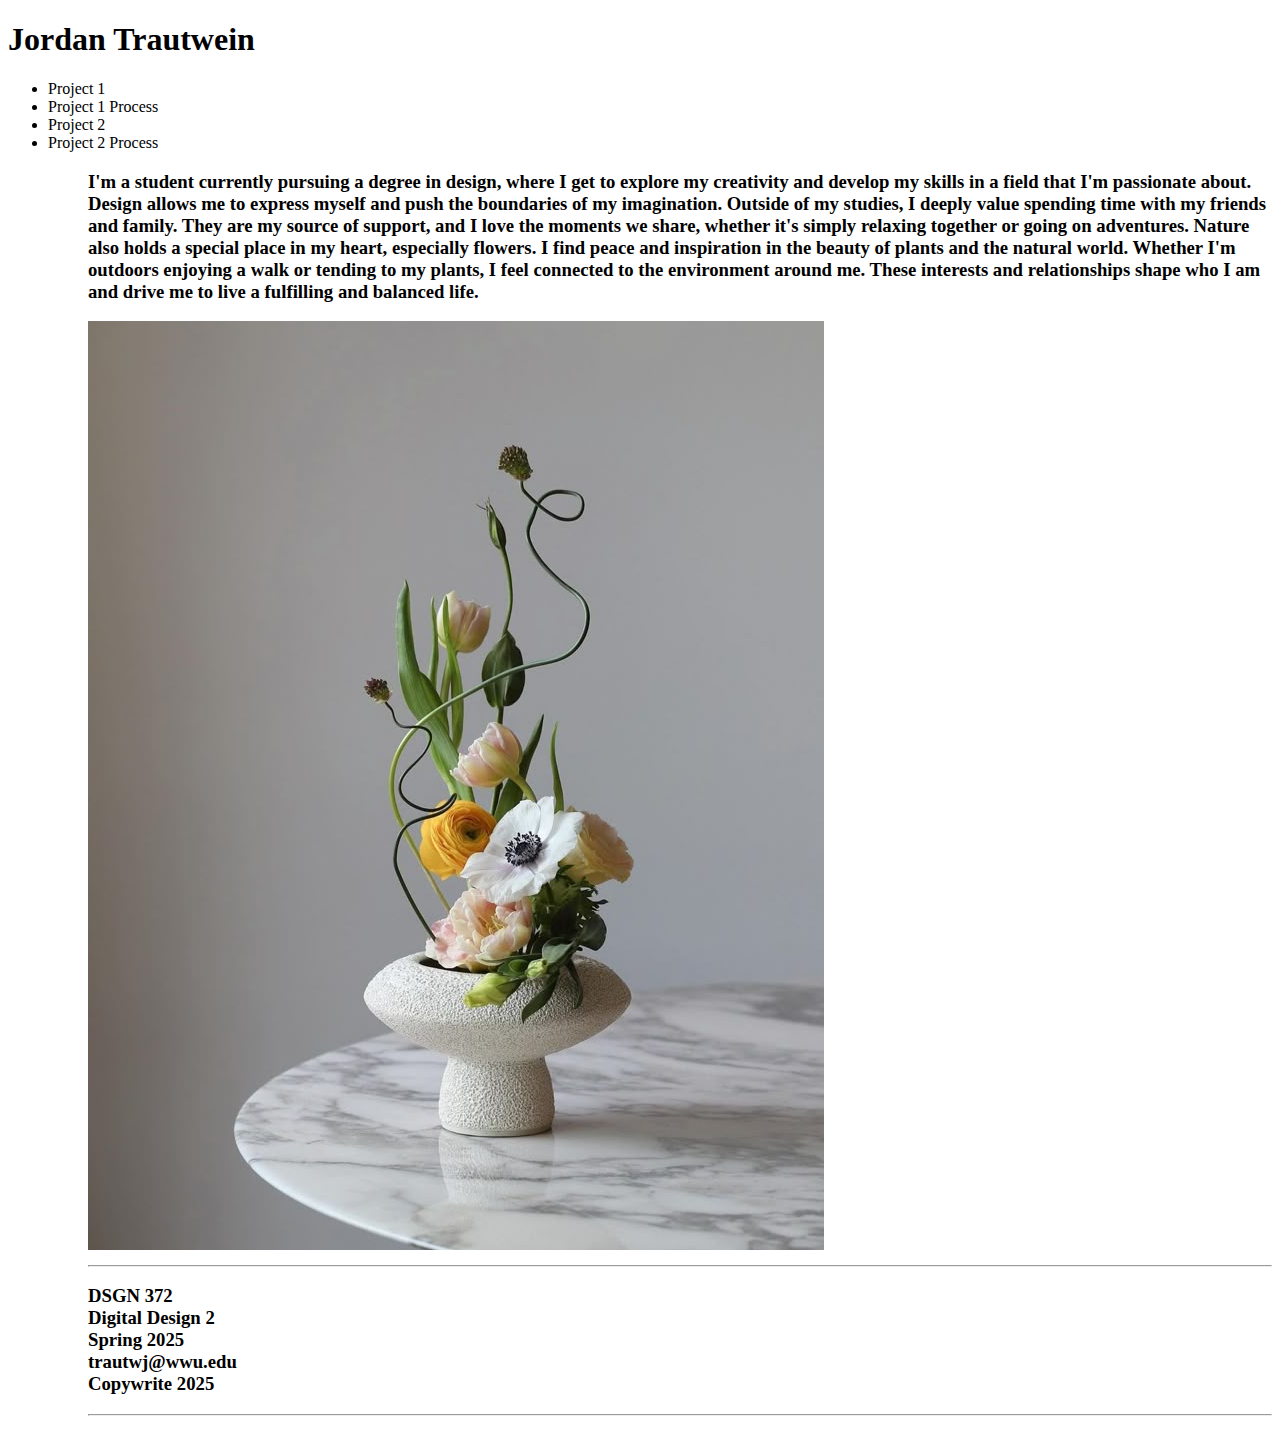
<file: index.html>
<!DOCTYPE html>
<html lang="en">
<head>
    <meta charset="UTF-8">
    <meta name="viewport" content="width=device-width, initial-scale=1.0">
    <title>Exercise 1</title>
</head>
<body>
    <h1>Jordan Trautwein</h1>
        <nav>
            <ul>
                <li><a herf="#">Project 1</a></li>
                <li><a herf="#">Project 1 Process</a></li>
                <li><a herf="#">Project 2</a></li>
                <li><a herf="#">Project 2 Process</a></li>
            <ul>
        <nav>

            <h3>I'm a student currently pursuing a degree in design, where I get to explore my creativity and develop my skills in a field that I'm passionate about. Design allows me to express myself and push the boundaries of my imagination. Outside of my studies, I deeply value spending time with my friends and family. They are my source of support, and I love the moments we share, whether it's simply relaxing together or going on adventures. Nature also holds a special place in my heart, especially flowers. I find peace and inspiration in the beauty of plants and the natural world. Whether I'm outdoors enjoying a walk or tending to my plants, I feel connected to the environment around me. These interests and relationships shape who I am and drive me to live a fulfilling and balanced life.<h3>
               <img src="Flower.jpg">
        <nav>
            <footer>
                <hr>
                    <p>DSGN 372 <br> Digital Design 2 <br> Spring 2025 <br> trautwj@wwu.edu <br> Copywrite 2025 <br>
                <hr>
            </footer>
        <nav>
</body>
</html>
</file>
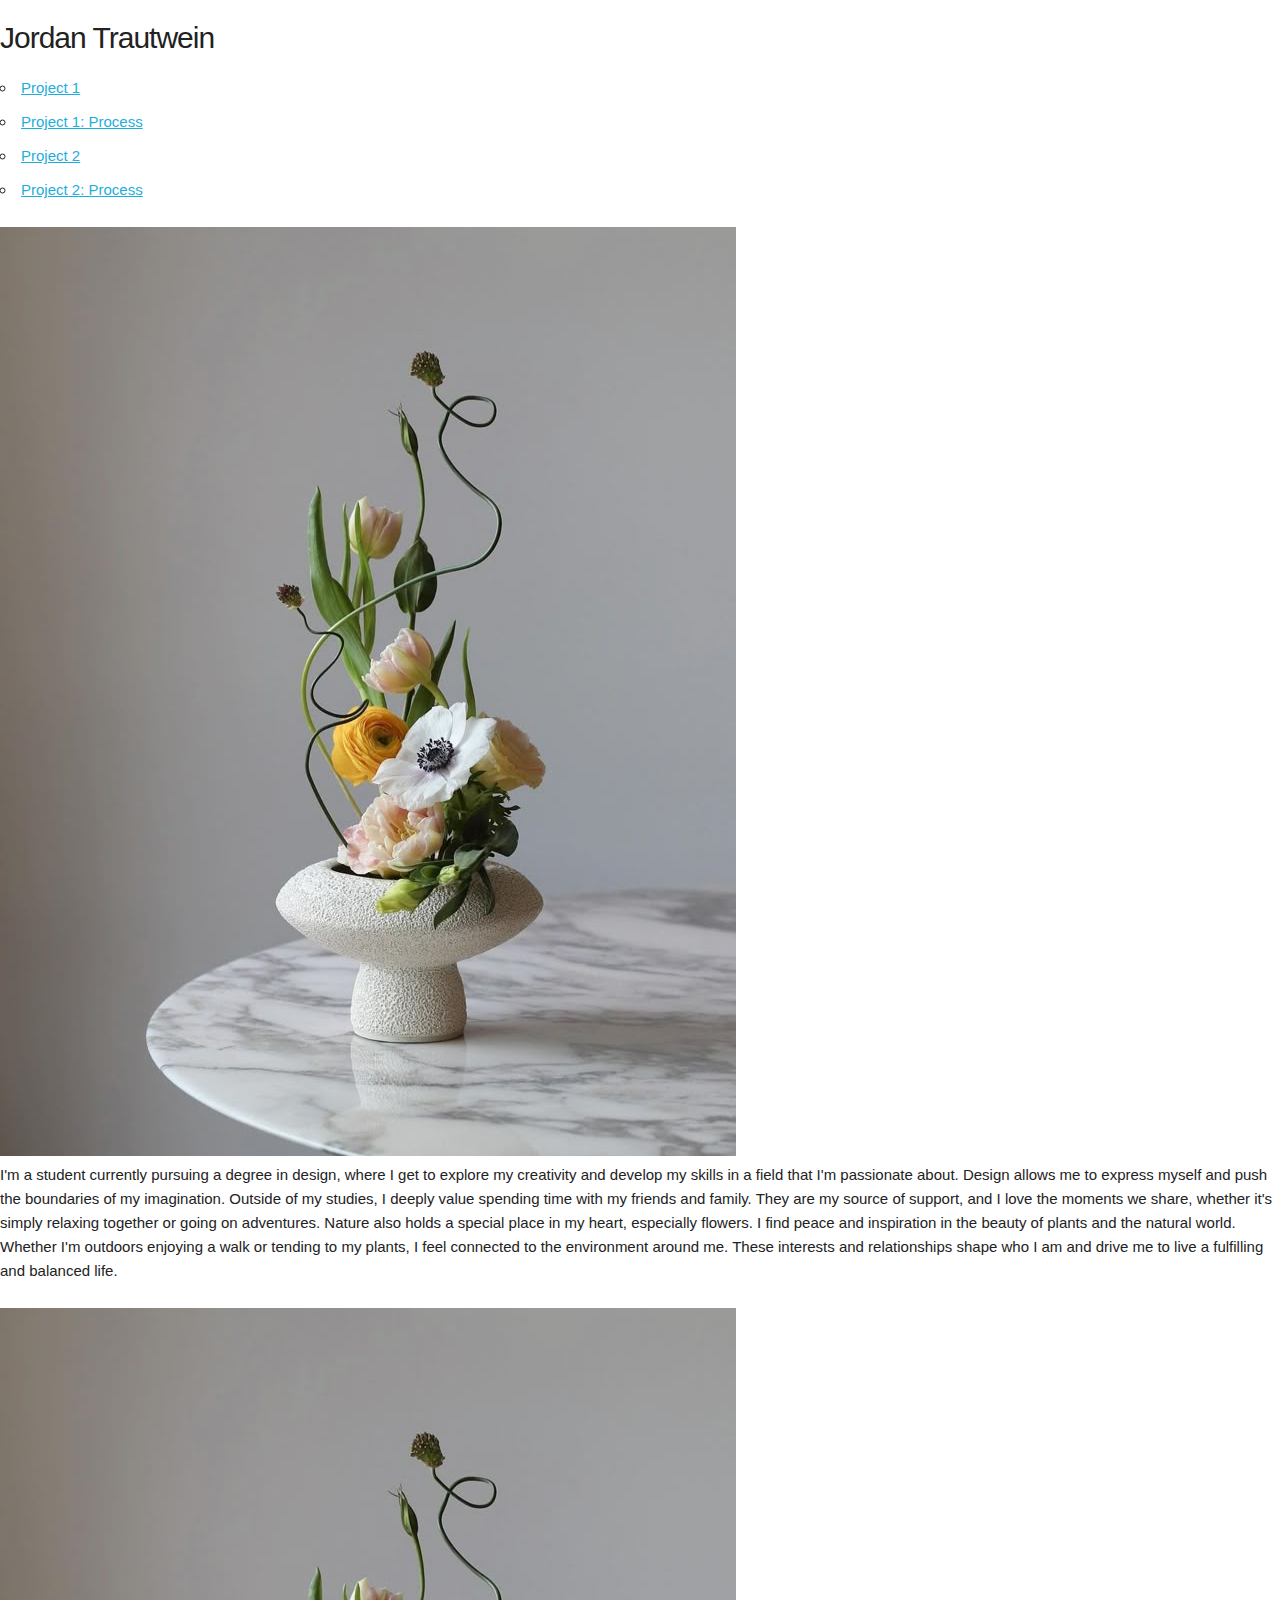
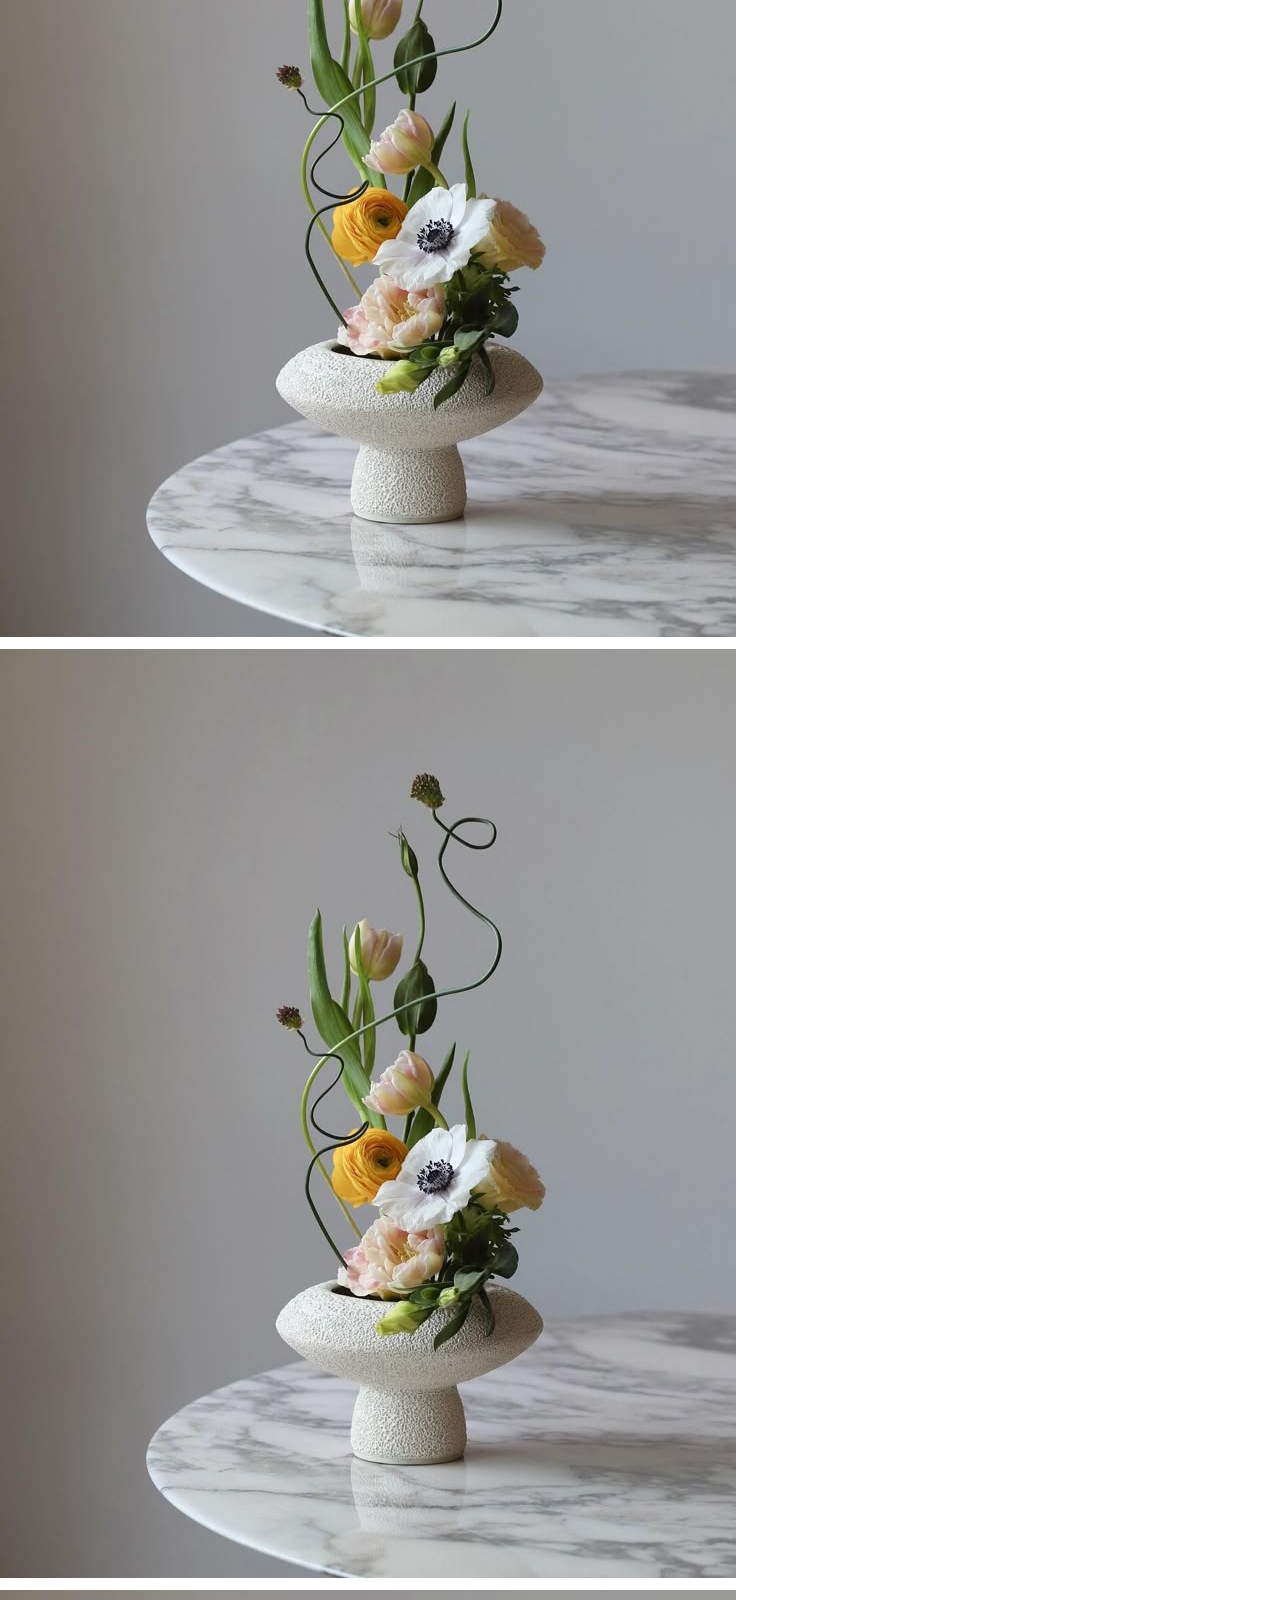
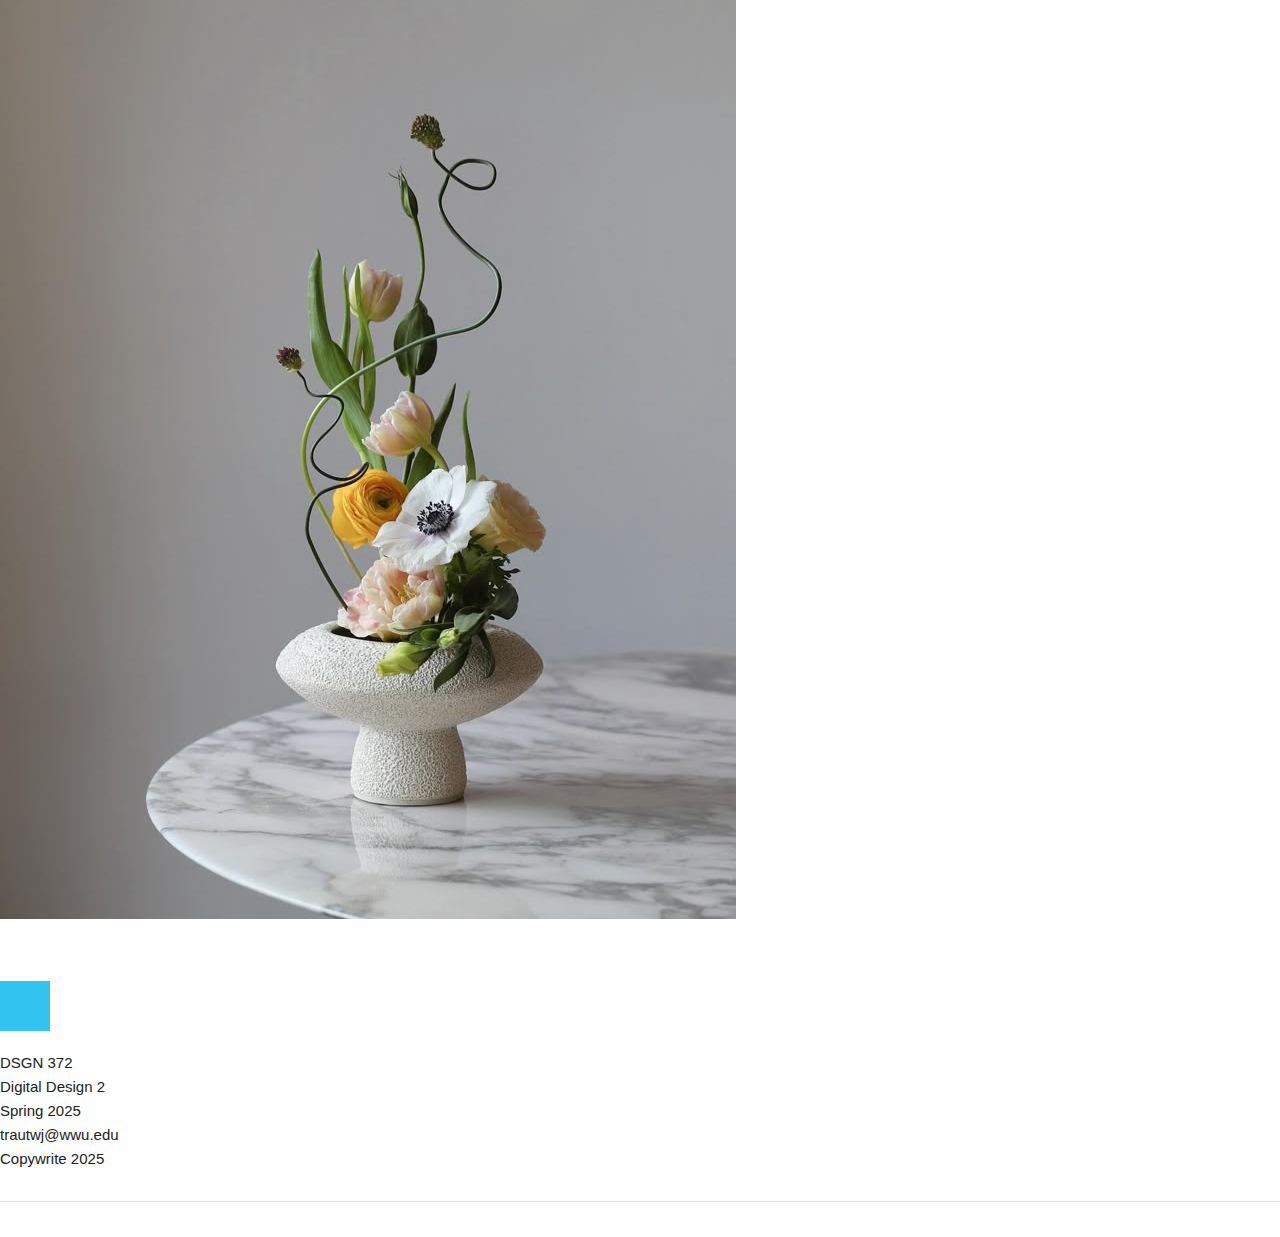
<file: Most Recent/index.html>
<!DOCTYPE html>
<html lang="en">
<head>
    <link rel="preconnect" href="https://fonts.googleapis.com">
    <link rel="preconnect" href="https://fonts.gstatic.com" crossorigin>
    <link href="https://fonts.googleapis.com/css2?family=Barlow:ital,wght@0,100;0,200;0,300;0,400;0,500;0,600;0,700;0,800;0,900;1,100;1,200;1,300;1,400;1,500;1,600;1,700;1,800;1,900&display=swap" rel="stylesheet">
    <meta charset="UTF-8">
    <meta name="viewport" content="width=device-width, initial-scale=1.0">
    <link href="skeleton.css" type="text/css" rel="stylesheet">
    <link href="normalize.css" type="text/css" rel="stylesheet">
    <link href="" type="text/css" rel="stylesheet">
    <title>Exercise 1</title>
</head>

<body>
     <div class="row"></div>
        <div class="twelve columns">
            <h1>Jordan Trautwein</h1>
        </div>
        <div class="twelve columns">
            <ul>
                <li><a href="https://www.figma.com/design/IGR9vYK1USmBxIromDvdhJ/ASSISTANCE-LEAGUE-DESIGN?node-id=0-1&p=f&t=fIM9uuEDg7jHveQI-0">Project 1</a></li>
                <li><a href="https://docs.google.com/presentation/d/1m30nLt-zZwcLTKrSDFDWmIg5CQZaPOqhhmRcObDx_MA/edit#slide=id.g35361d08b2c_0_0">Project 1: Process</a></li>
                <li><a href="#">Project 2</a></li>
                <li><a href="#">Project 2: Process</a></li>
            <ul>
        </div>
    </div>
        <div class="row 2"></div>
            <div class="twelve columns">
                <img src="Flower.jpg">
            </div>
            <div class="twelve columns">
                <p>I'm a student currently pursuing a degree in design, where I get to explore my creativity and develop my skills in a field that I'm passionate about. Design allows me to express myself and push the boundaries of my imagination. Outside of my studies, I deeply value spending time with my friends and family. They are my source of support, and I love the moments we share, whether it's simply relaxing together or going on adventures. Nature also holds a special place in my heart, especially flowers. I find peace and inspiration in the beauty of plants and the natural world. Whether I'm outdoors enjoying a walk or tending to my plants, I feel connected to the environment around me. These interests and relationships shape who I am and drive me to live a fulfilling and balanced life.<h3></p>
            <div>
        <div>
    </div>
        <div class="row"></div>
            <div class="footer-right">
                <div class="footer-column">
                <img src="Flower.jpg">
            </div>
                <div class="footer-column">
                <img src="Flower.jpg">
            </div>
                <div class="footer-column">
            <img src="Flower.jpg">
        </div>
    </div>
        </div>
            <div class="moving-square"></div>
        </div>
    <nav>
        <footer>
            <hr>
                <p>DSGN 372 <br> Digital Design 2 <br> Spring 2025 <br> trautwj@wwu.edu <br> Copywrite 2025 <br></p>
            <hr>
        </footer>
    <nav>
            
</body>
</html>
</file>
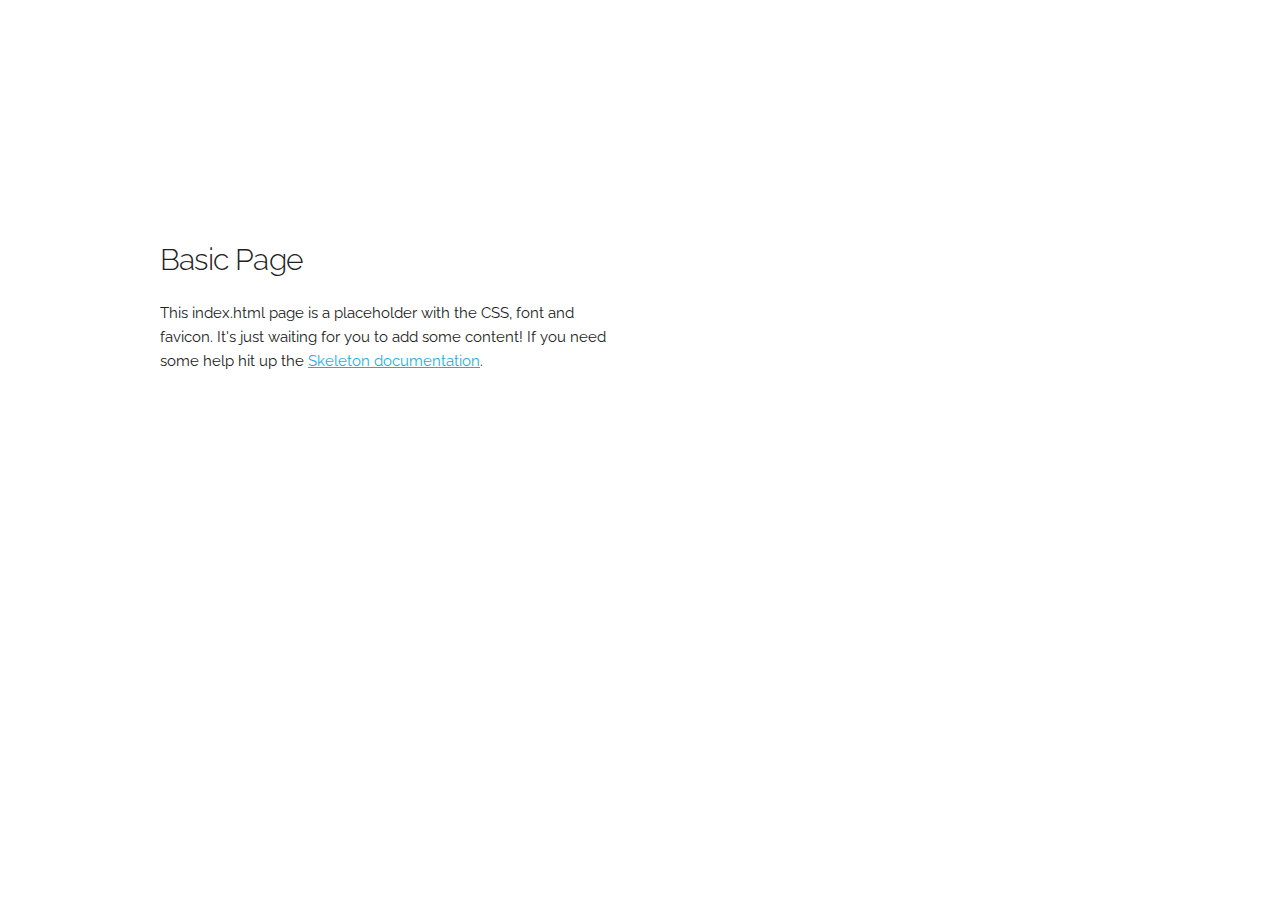
<file: Skeleton/index.html>
<!DOCTYPE html>
<html lang="en">
<head>

  <!-- Basic Page Needs
  –––––––––––––––––––––––––––––––––––––––––––––––––– -->
  <meta charset="utf-8">
  <title>Your page title here :)</title>
  <meta name="description" content="">
  <meta name="author" content="">

  <!-- Mobile Specific Metas
  –––––––––––––––––––––––––––––––––––––––––––––––––– -->
  <meta name="viewport" content="width=device-width, initial-scale=1">

  <!-- FONT
  –––––––––––––––––––––––––––––––––––––––––––––––––– -->
  <link href="//fonts.googleapis.com/css?family=Raleway:400,300,600" rel="stylesheet" type="text/css">

  <!-- CSS
  –––––––––––––––––––––––––––––––––––––––––––––––––– -->
  <link rel="stylesheet" href="css/normalize.css">
  <link rel="stylesheet" href="css/skeleton.css">

  <!-- Favicon
  –––––––––––––––––––––––––––––––––––––––––––––––––– -->
  <link rel="icon" type="image/png" href="images/favicon.png">

</head>
<body>

  <!-- Primary Page Layout
  –––––––––––––––––––––––––––––––––––––––––––––––––– -->
  <div class="container">
    <div class="row">
      <div class="one-half column" style="margin-top: 25%">
        <h4>Basic Page</h4>
        <p>This index.html page is a placeholder with the CSS, font and favicon. It's just waiting for you to add some content! If you need some help hit up the <a href="http://www.getskeleton.com">Skeleton documentation</a>.</p>
      </div>
    </div>
  </div>

<!-- End Document
  –––––––––––––––––––––––––––––––––––––––––––––––––– -->
</body>
</html>
</file>
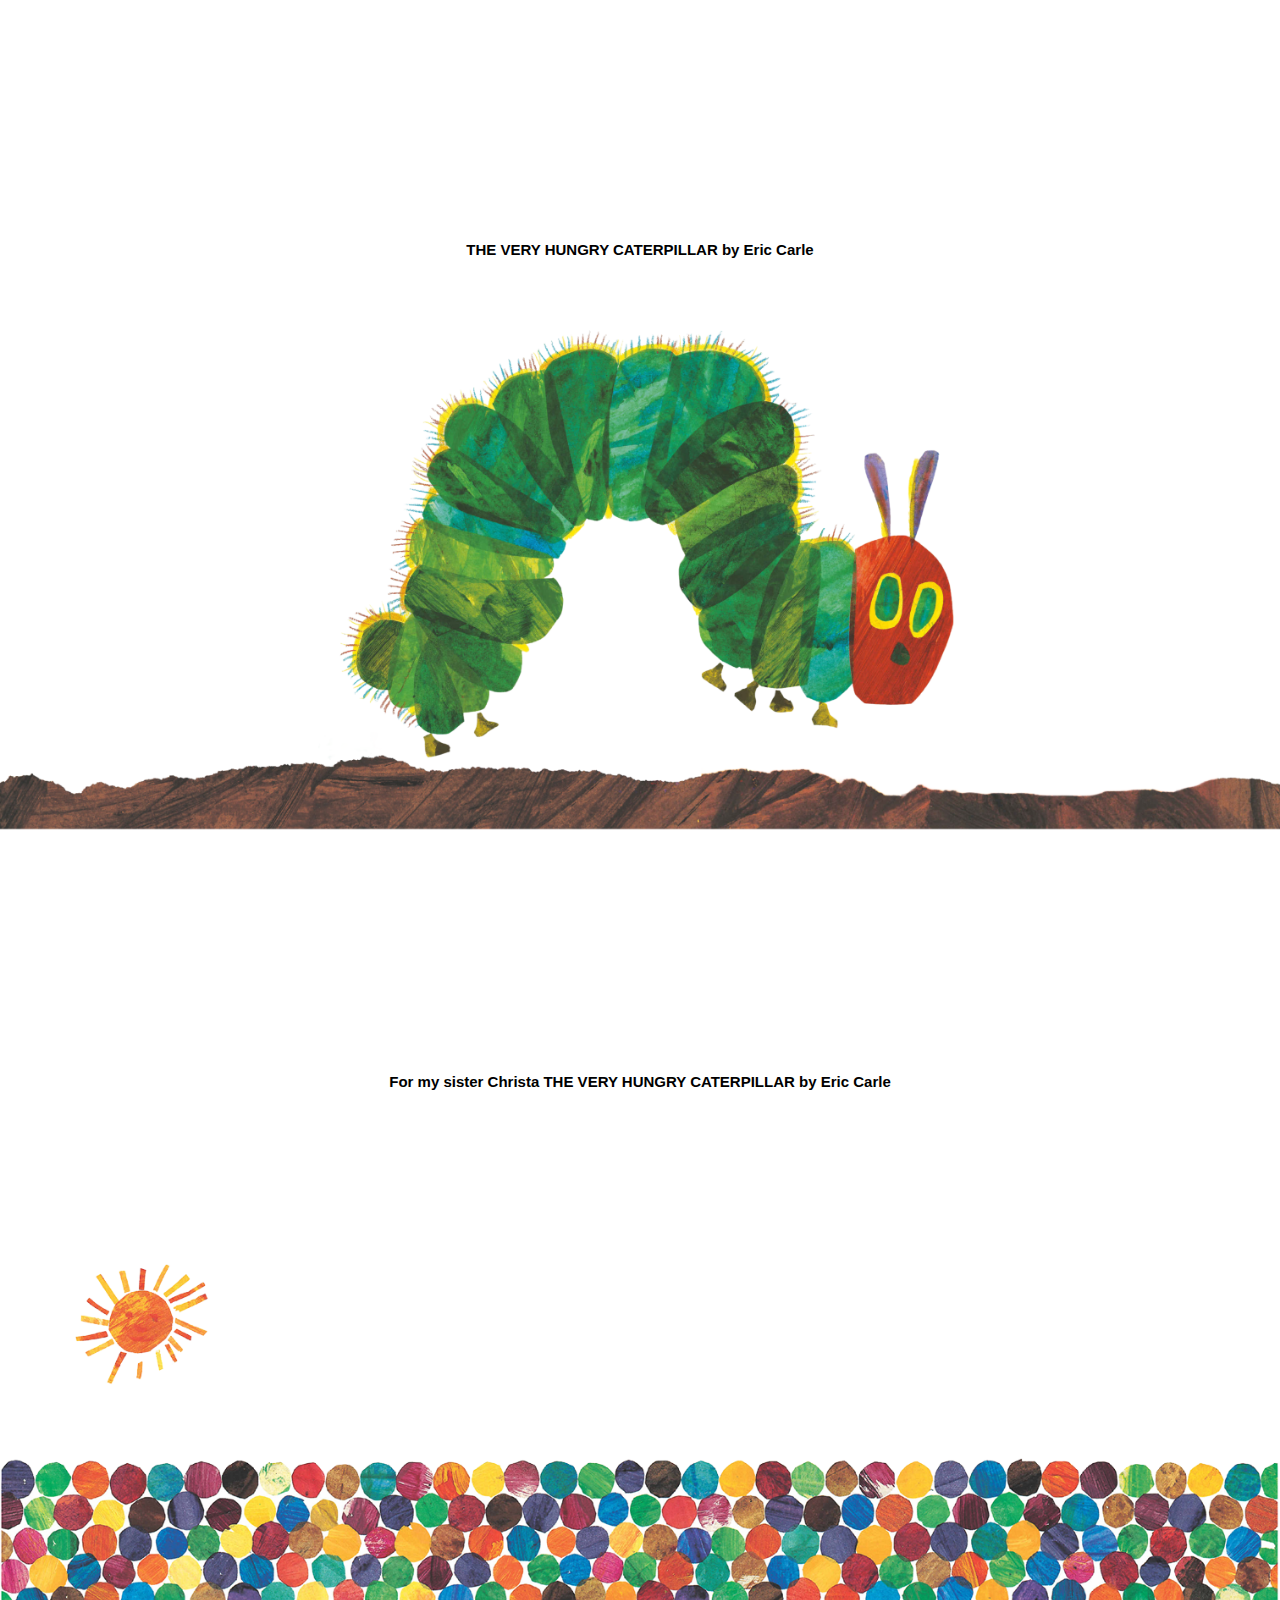
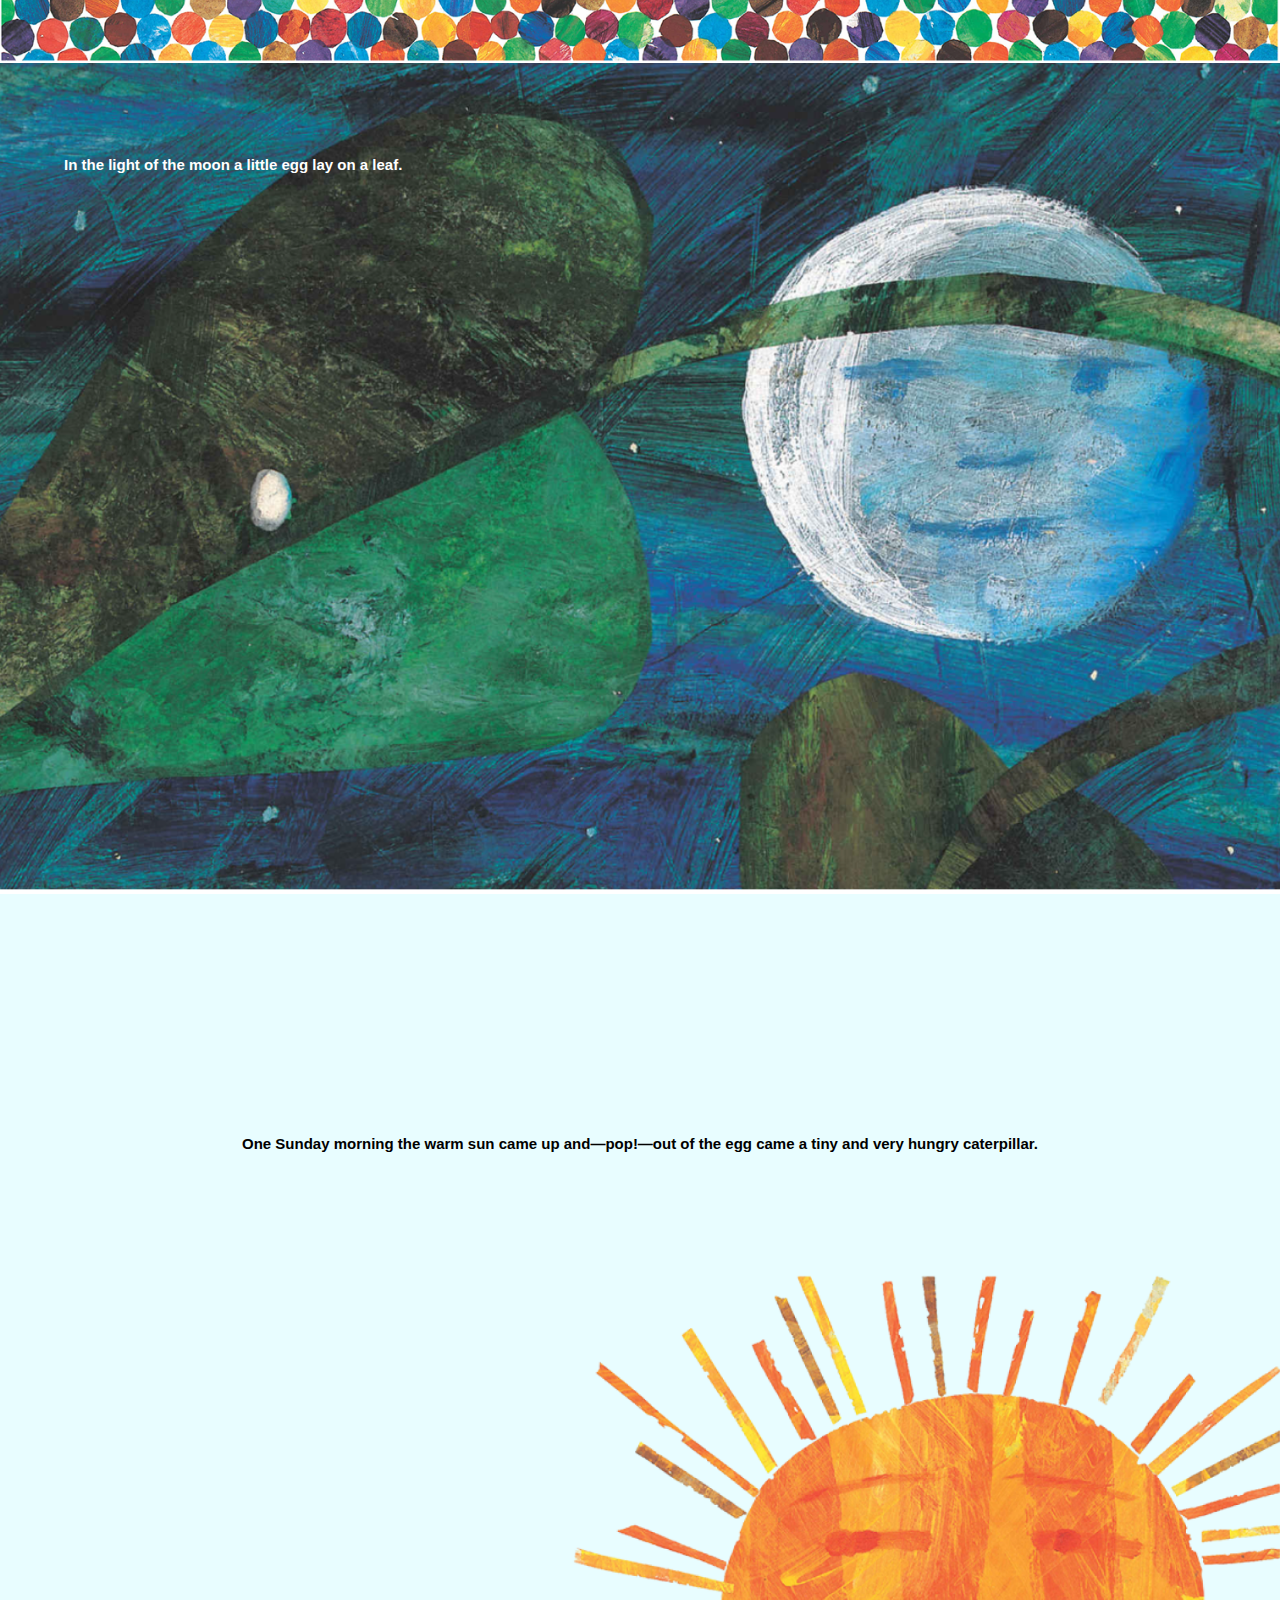
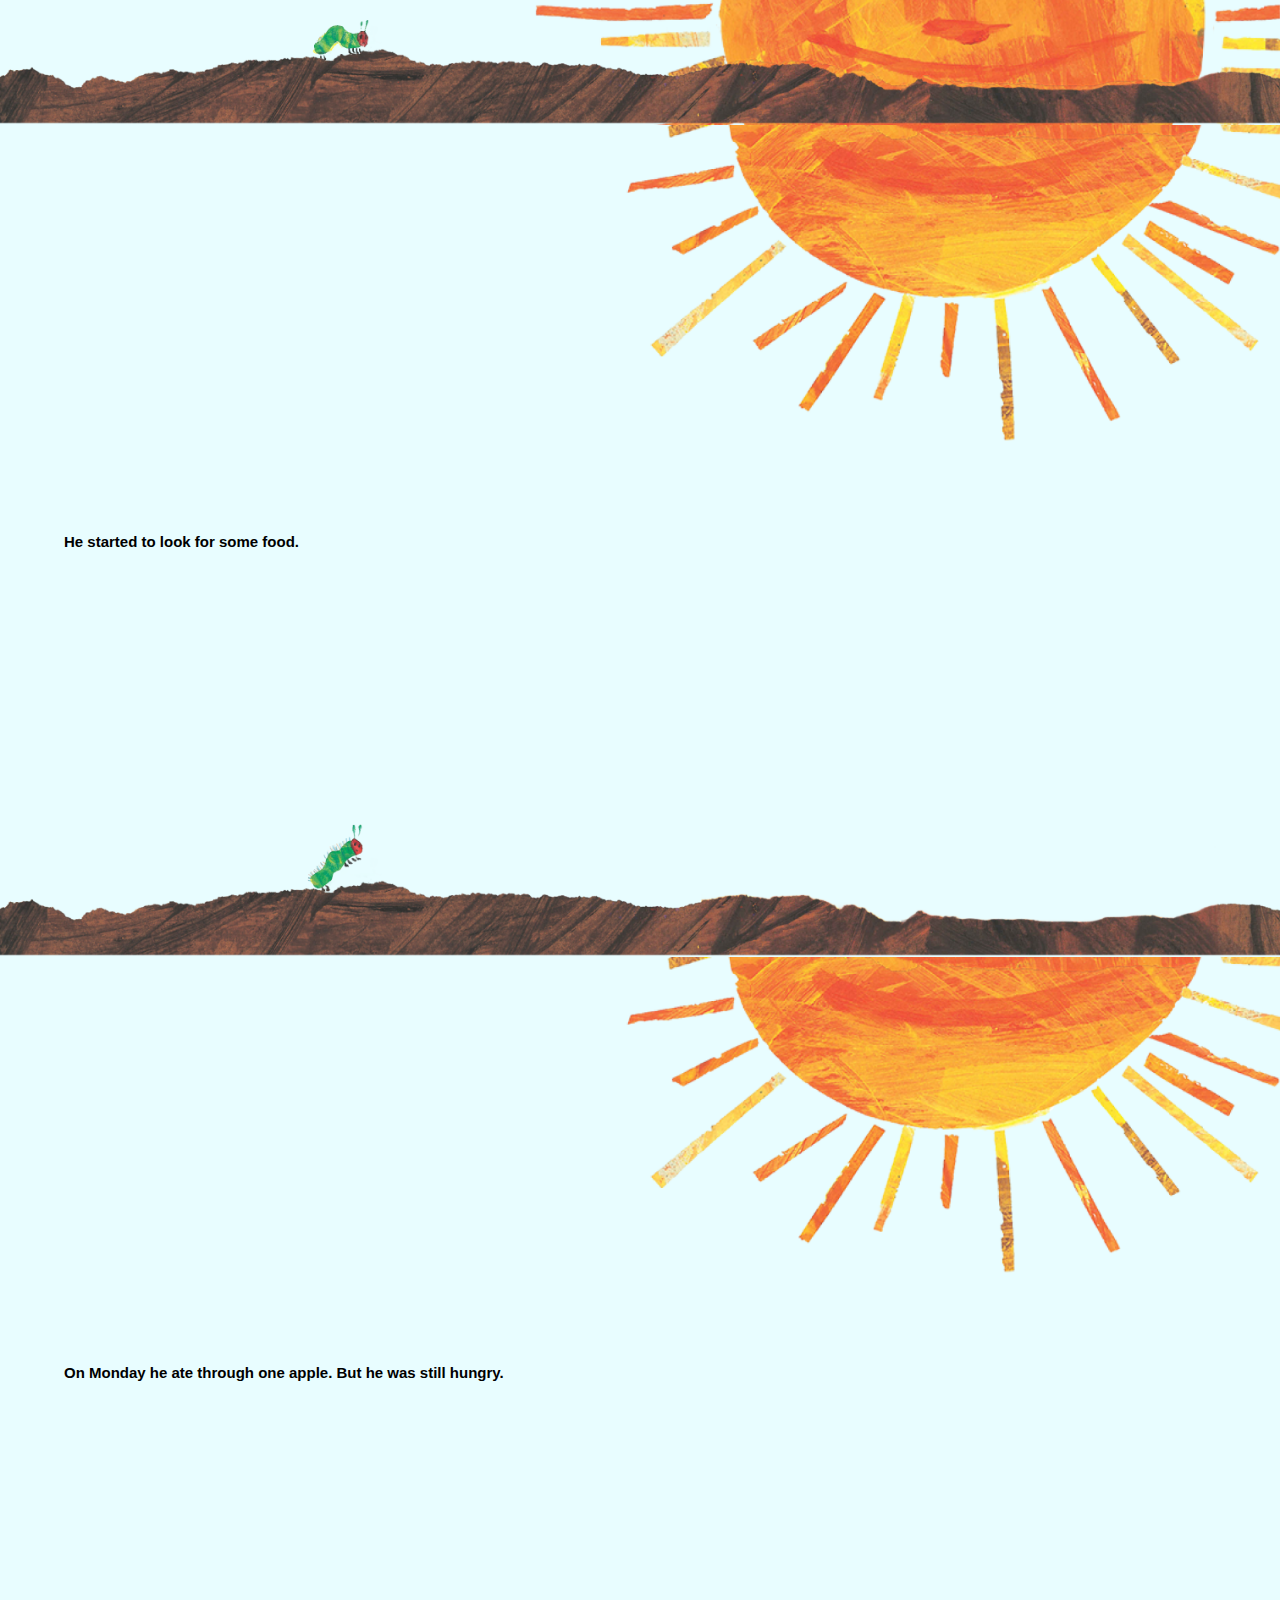
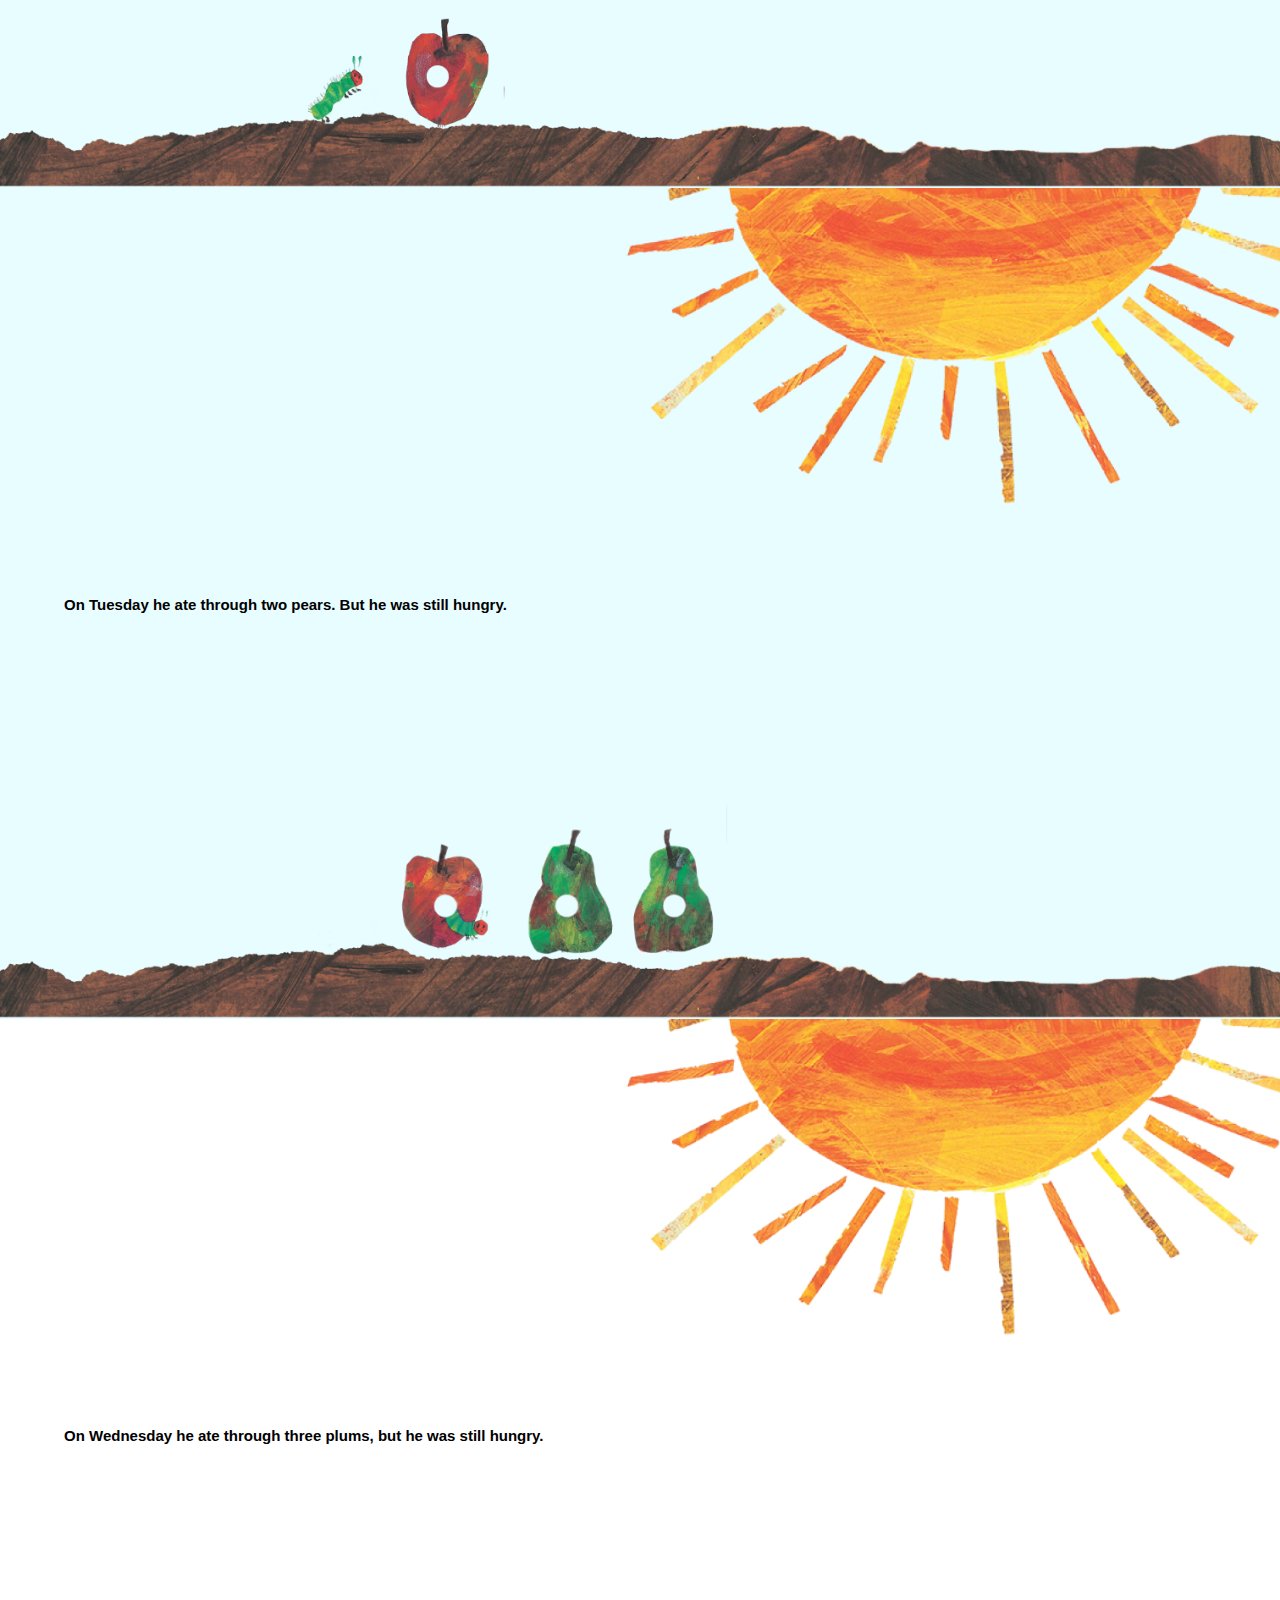
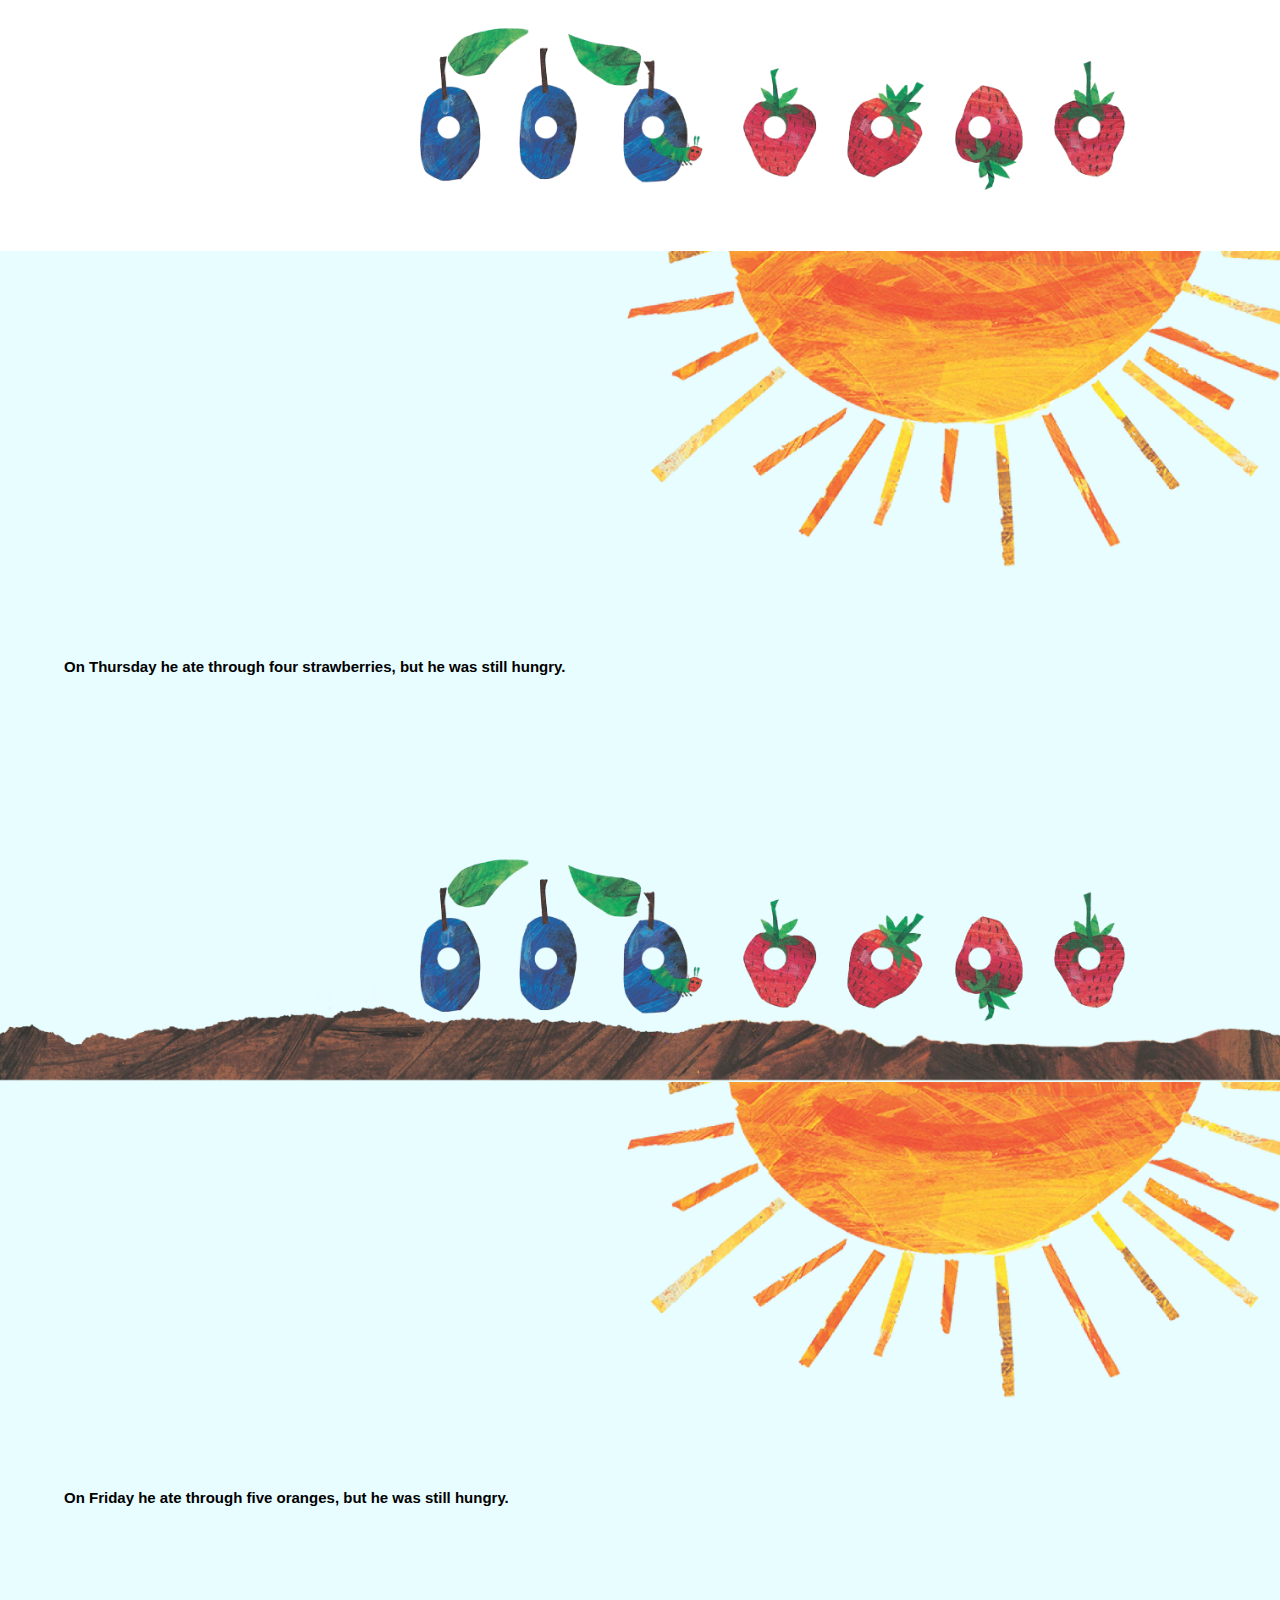
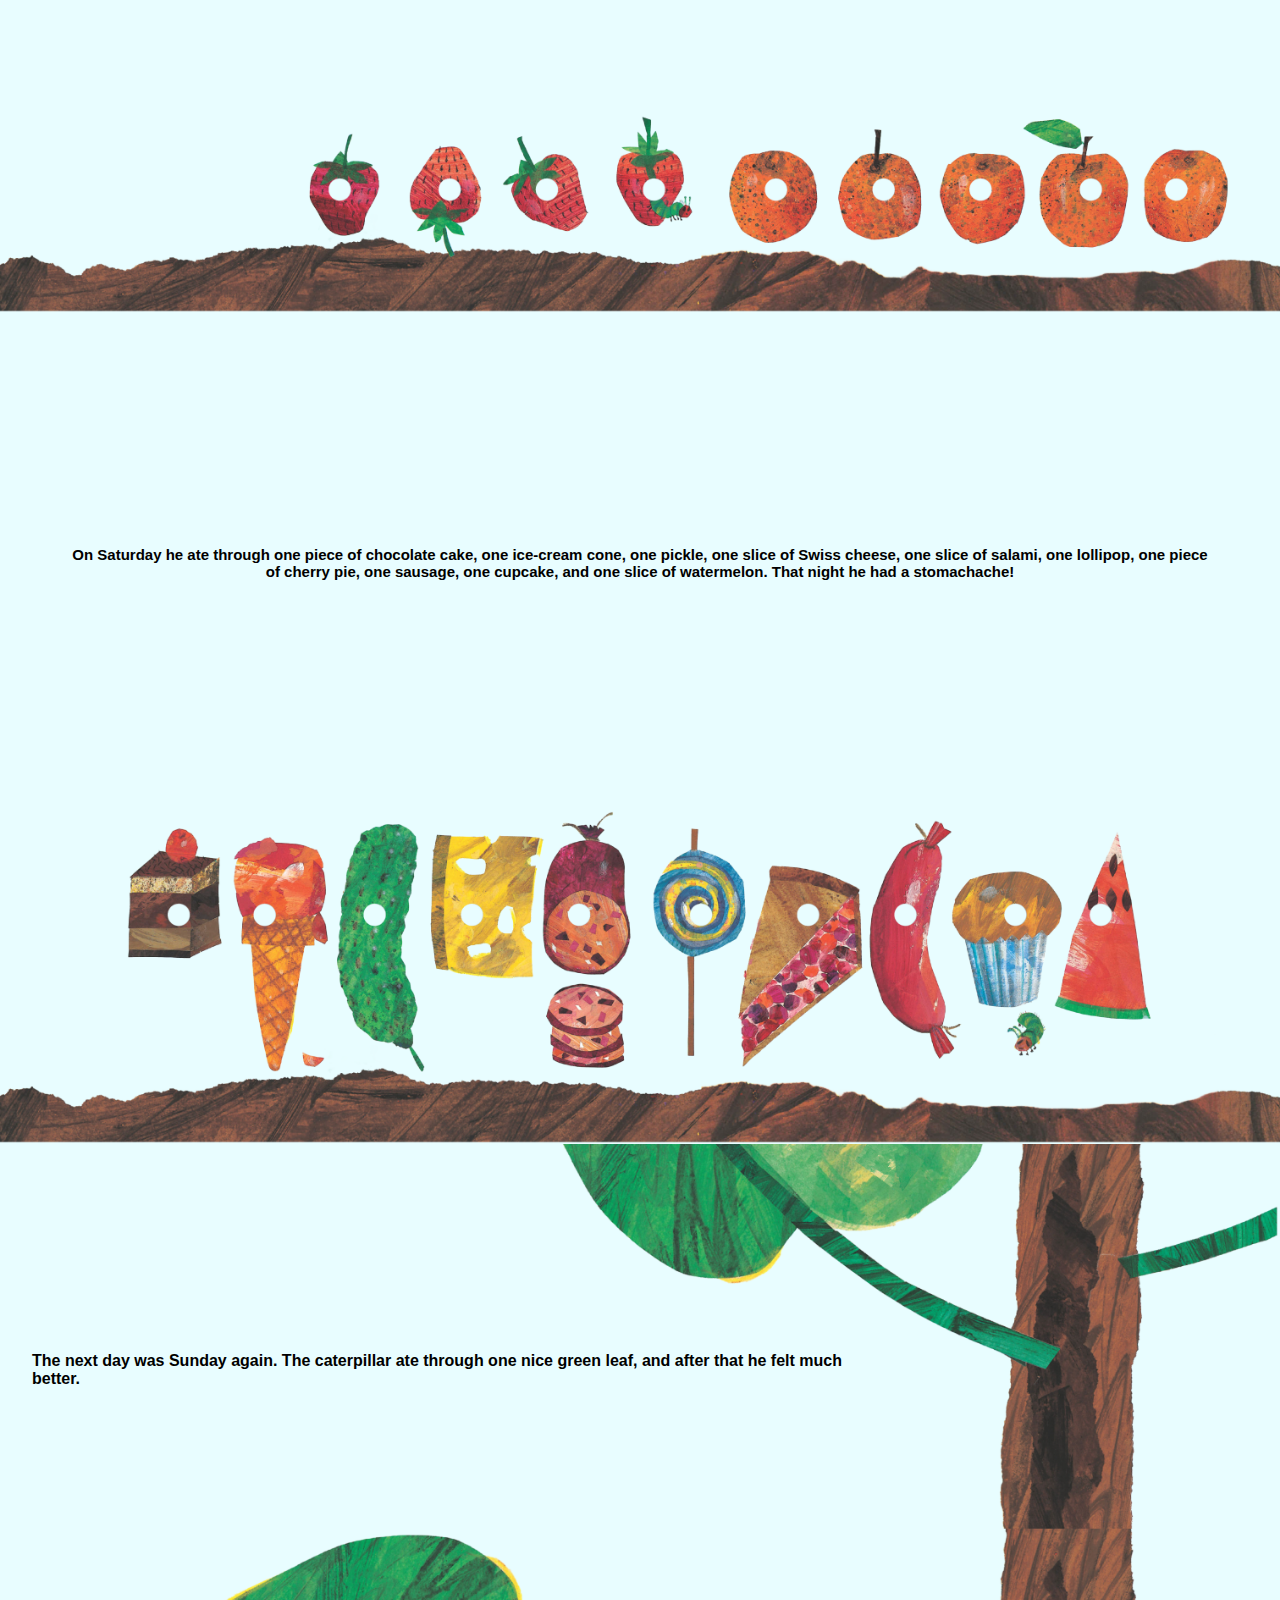
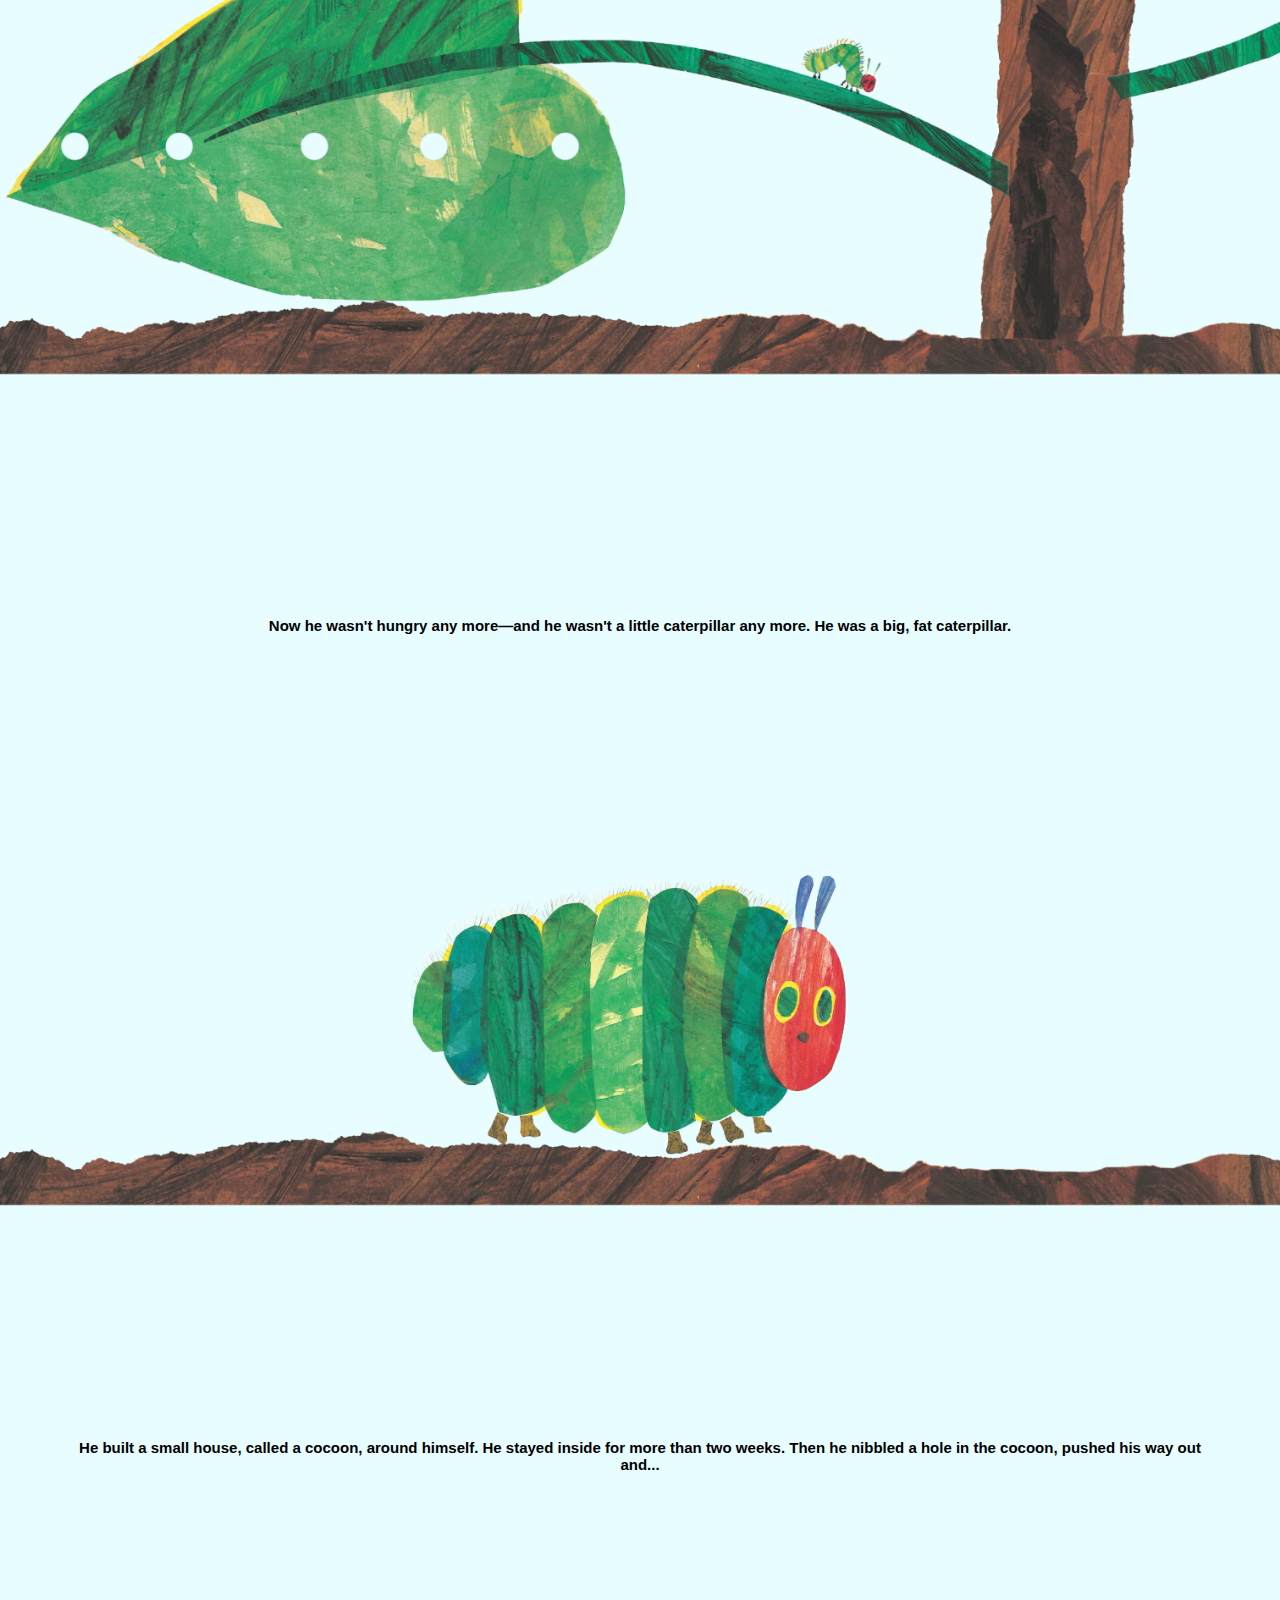
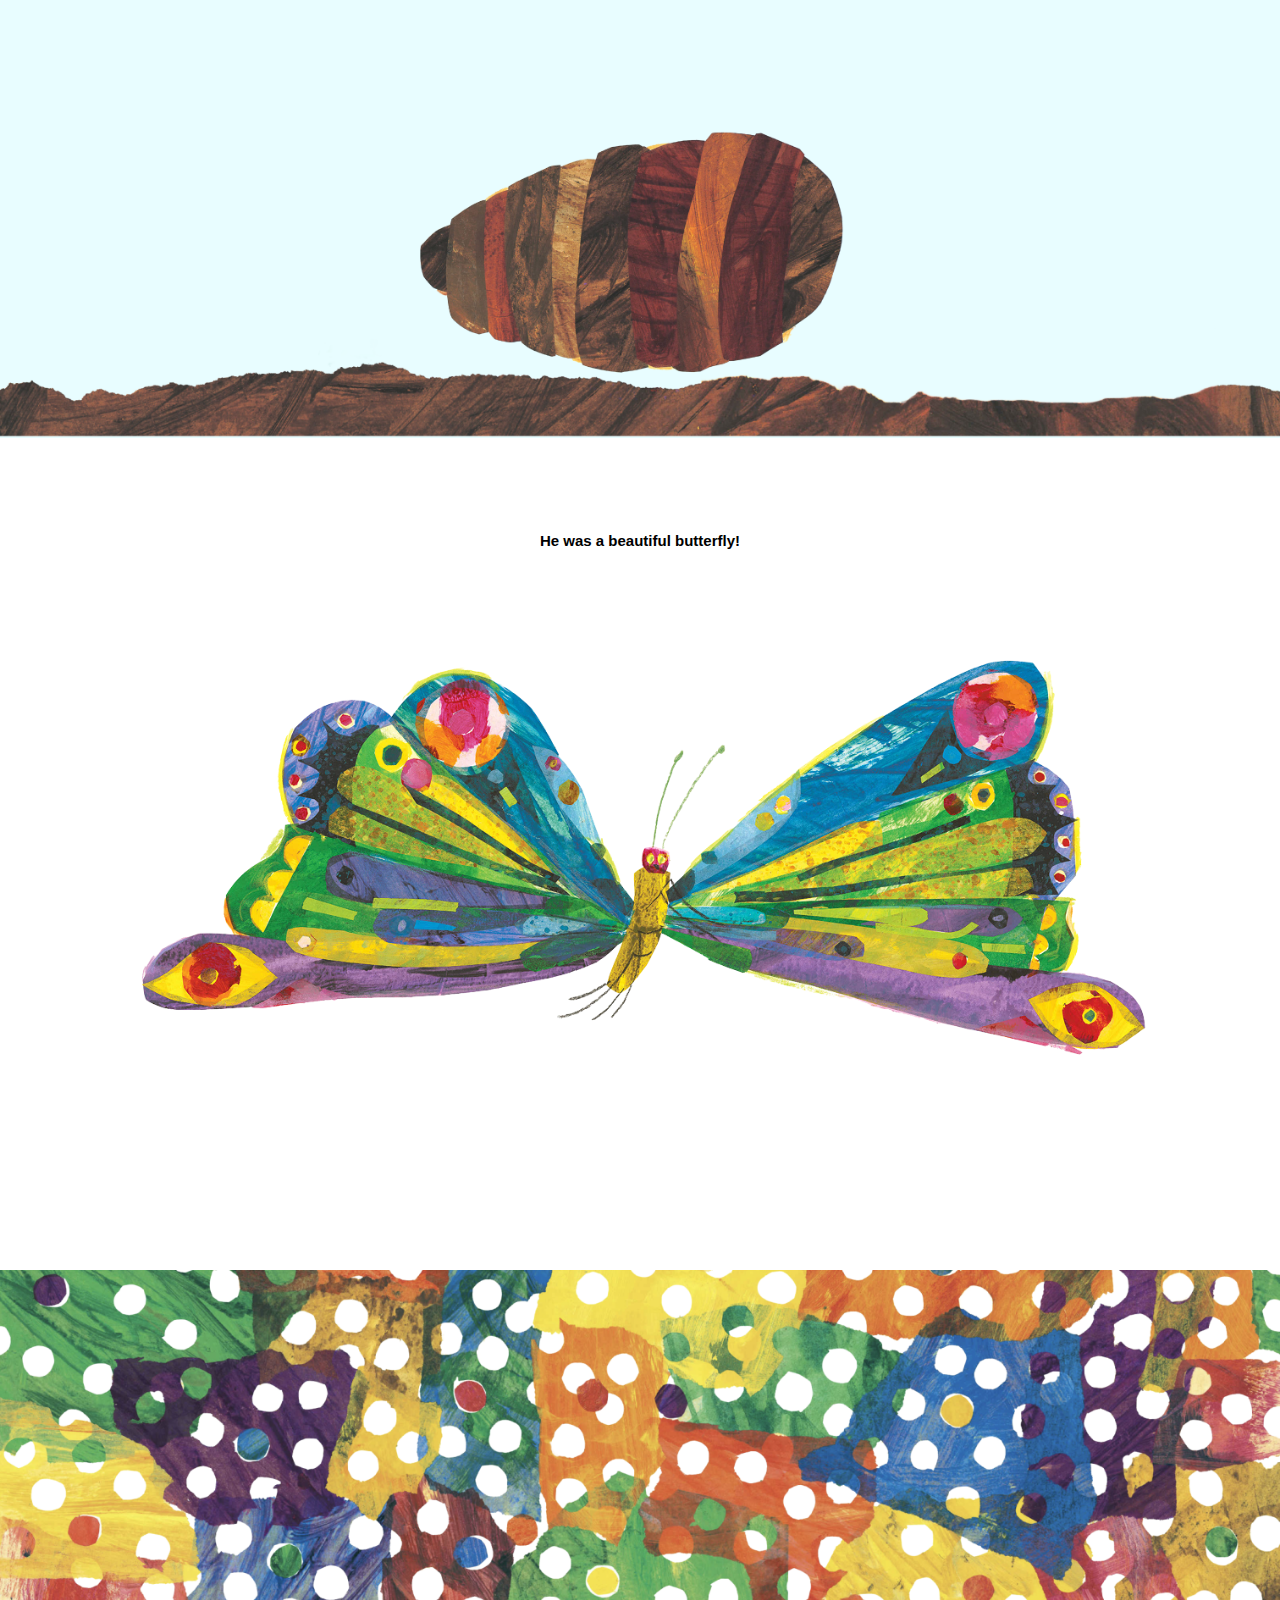
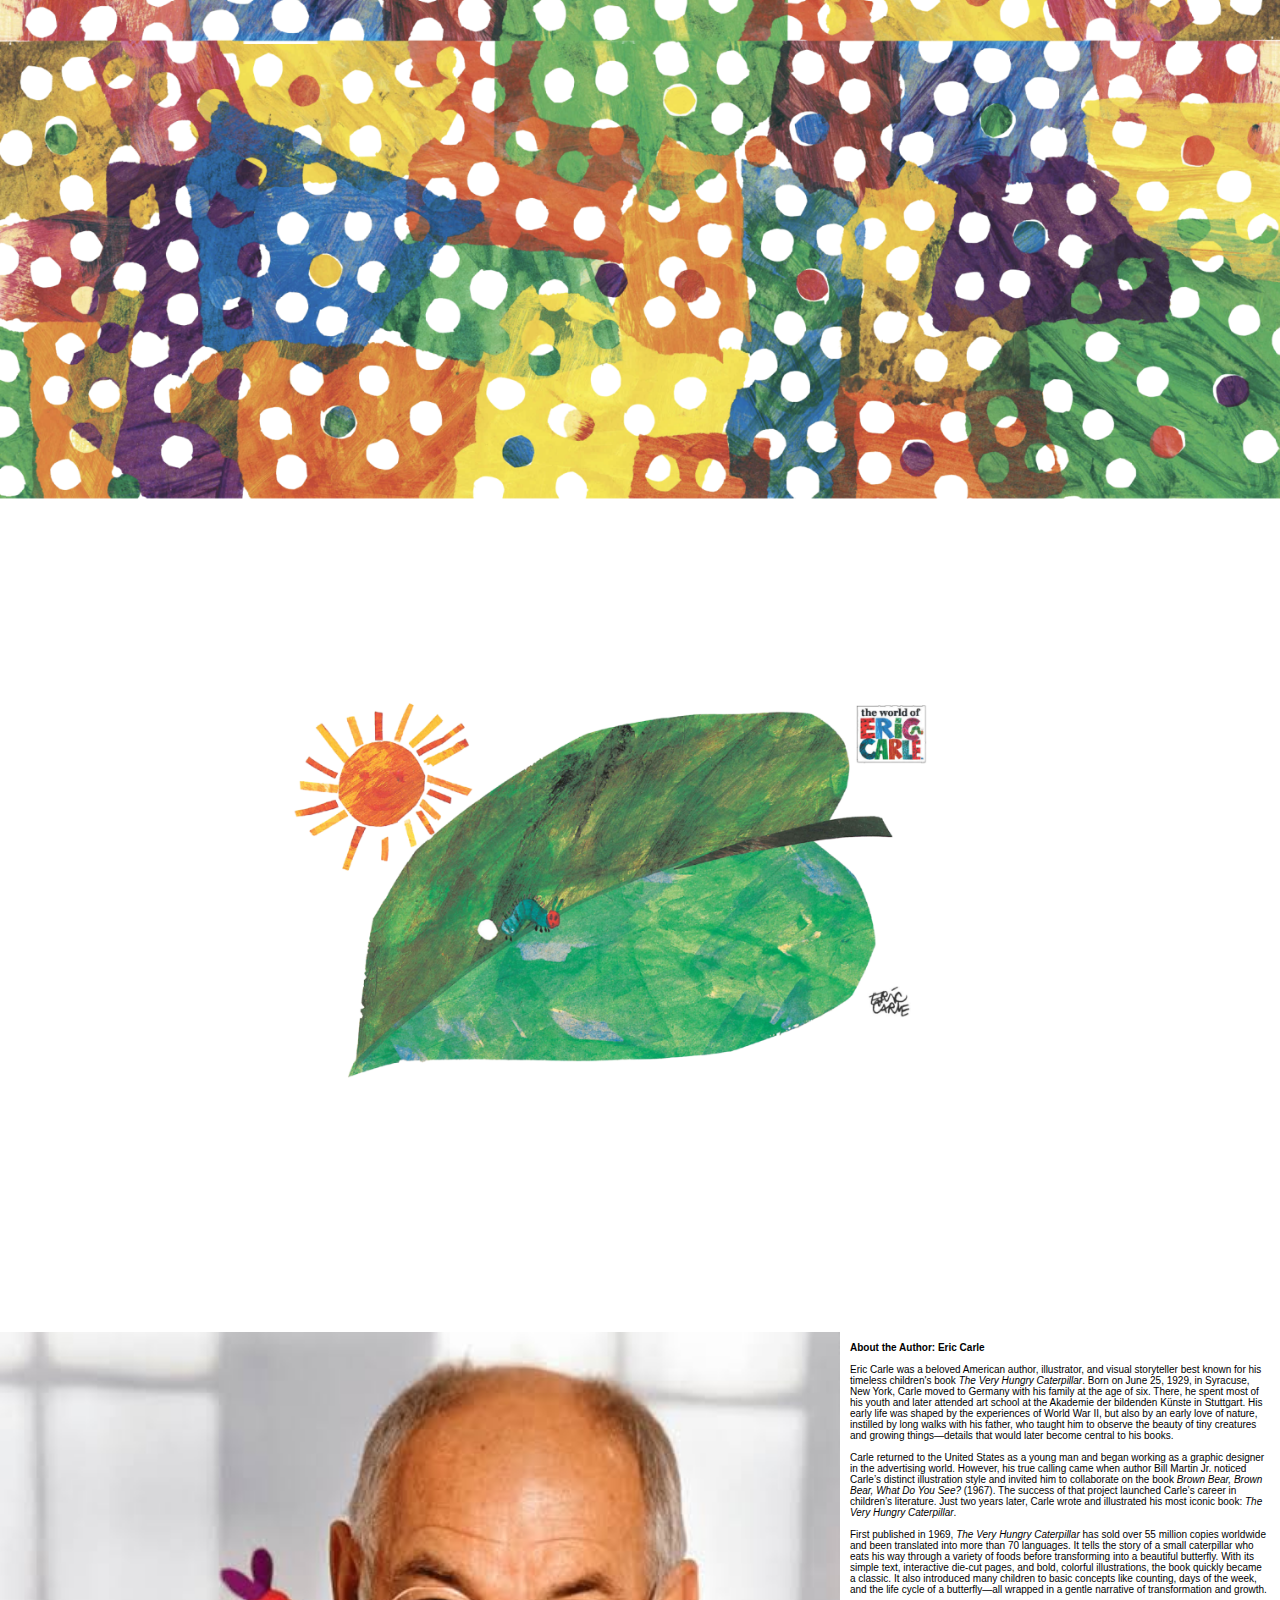
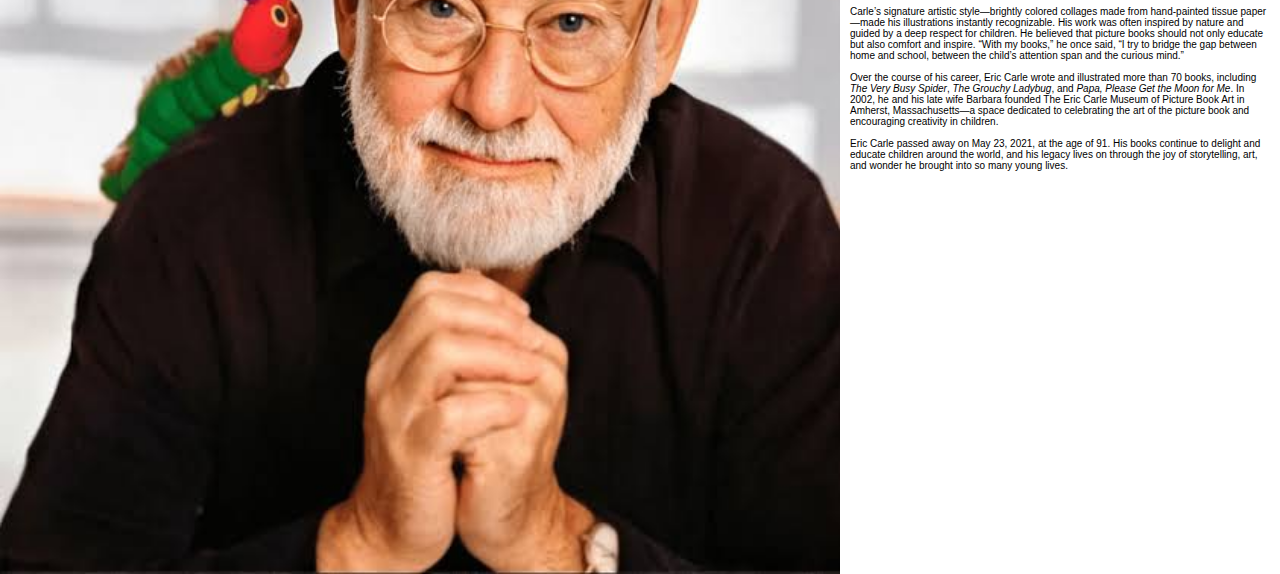
<file: project2.html>
<!DOCTYPE html>
<html lang="en">
<head>
  <title>The Very Hungry Caterpillar</title>
  <style>
    body {
      margin: 0;
      padding: 0;
      background-color: #ffffff;
      font-family: sans-serif;
      overflow-x: hidden;
    }

    .scroll-container {
      width: 100%;
      margin: auto;
      display: flex;
      flex-direction: column;
      align-items: center;
      z-index: 1;
      position: relative;
    }

    .scroll-container img {
      width: 100%;
      height: auto;
      display: block;
    }

    .image-box {
      position: relative;
      width: 100%;
    }

    .overlay-text {
      position: absolute;
      top: 30%;
      left: 50%;
      transform: translate(-50%, -50%);
      color: #000;
      font-size: 15px;
      font-weight: bold;
      text-align: center;
      width: 90%;
      padding: 10px;
      pointer-events: none;
    }

    .centered-left {
      top: 50%;
      left: 50%;
      transform: translate(-50%, -50%);
      text-align: left;
    }

    .overlay-white {
      color: white;
    }

    .about-section {
      display: flex;
      align-items: flex-start;
    }

    .about-section img {
      width: 66.66%;
      height: auto;
    }

    .about-text {
      width: 33.33%;
      font-size: 10px;
      text-align: left;
      padding: 10px;
      background-color: rgba(255, 255, 255, 0.8);
      color: #000;
    }
  </style>
</head>
<body>

  <div class="scroll-container">

    <div class="image-box">
      <div class="overlay-text">THE VERY HUNGRY CATERPILLAR by Eric Carle</div>
      <img src="COVER (1).png" alt="Cover">
    </div>

    <div class="image-box">
      <div class="overlay-text">For my sister Christa THE VERY HUNGRY CATERPILLAR by Eric Carle</div>
      <img src="page1.png" alt="Dedication">
    </div>

    <div class="image-box">
      <div class="overlay-text centered-left overlay-white" style="position: absolute; top: 10%; left: 50%; transform: translateX(-50%); font-weight: bold;">In the light of the moon a little egg lay on a leaf.</div>
      <img src="Moon.png" alt="Egg on leaf at night">
    </div>

    <div class="image-box">
      <div class="overlay-text">One Sunday morning the warm sun came up and—pop!—out of the egg came a tiny and very hungry caterpillar.</div>
      <img src="4.png" alt="Caterpillar hatches">
    </div>

    <div class="image-box">
      <div class="overlay-text centered-left">He started to look for some food.</div>
      <img src="5.png" alt="Caterpillar looks for food">
    </div>

    <div class="image-box">
      <div class="overlay-text centered-left">On Monday he ate through one apple. But he was still hungry.</div>
      <img src="6.png" alt="One apple">
    </div>

    <div class="image-box">
      <div class="overlay-text centered-left">On Tuesday he ate through two pears. But he was still hungry.</div>
      <img src="7.png" alt="Two pears">
    </div>

    <div class="image-box">
      <div class="overlay-text centered-left">On Wednesday he ate through three plums, but he was still hungry.</div>
      <img src="8.png" alt="Three plums">
    </div>

    <div class="image-box">
      <div class="overlay-text centered-left">On Thursday he ate through four strawberries, but he was still hungry.</div>
      <img src="9.png" alt="Four strawberries">
    </div>

    <div class="image-box">
      <div class="overlay-text centered-left">On Friday he ate through five oranges, but he was still hungry.</div>
      <img src="10.png" alt="Five oranges">
    </div>

    <div class="image-box">
      <div class="overlay-text">On Saturday he ate through one piece of chocolate cake, one ice-cream cone, one pickle, one slice of Swiss cheese, one slice of salami, one lollipop, one piece of cherry pie, one sausage, one cupcake, and one slice of watermelon. That night he had a stomachache!</div>
      <img src="11.png" alt="Lots of food">
    </div>

    <div class="image-box">
      <div class="div class="overlay-text" style="position: absolute; top: 25%; left: 35%; transform: translateX(-50%); font-weight: bold;">The next day was Sunday again. The caterpillar ate through one nice green leaf, and after that he felt much better.</div>
      <img src="12.png" alt="Green leaf">
    </div>

    <div class="image-box">
      <div class="overlay-text">Now he wasn't hungry any more—and he wasn't a little caterpillar any more. He was a big, fat caterpillar.</div>
      <img src="13.png" alt="Big caterpillar">
    </div>

    <div class="image-box">
      <div class="overlay-text">He built a small house, called a cocoon, around himself. He stayed inside for more than two weeks. Then he nibbled a hole in the cocoon, pushed his way out and...</div>
      <img src="14.png" alt="Cocoon">
    </div>


<div class="image-box">
  <div class="overlay-text" style="position: absolute; top: 10%; left: 50%; transform: translateX(-50%); font-weight: bold;">
    He was a beautiful butterfly!
  </div>
  <img src="butterfly.png" alt="Butterfly"
       style="animation: floatUpDown 3s ease-in-out infinite; display: block; width: 100%;">
</div>

<style>
  @keyframes floatUpDown {
    0% { transform: translateY(0); }
    50% { transform: translateY(-15px); }
    100% { transform: translateY(0); }
  }
</style>

    

    <div class="image-box">
      <img src="16.png" alt="Page 15 illustration">
    </div>

    <div class="image-box">
      <img src="17.png" alt="Page 16 illustration">
    </div>

    <div class="image-box about-section">
      <img src="about.jpg" alt="Eric Carle photo">
      <div class="about-text">
        <strong>About the Author: Eric Carle</strong><br><br>
        Eric Carle was a beloved American author, illustrator, and visual storyteller best known for his timeless children's book <em>The Very Hungry Caterpillar</em>. Born on June 25, 1929, in Syracuse, New York, Carle moved to Germany with his family at the age of six. There, he spent most of his youth and later attended art school at the Akademie der bildenden Künste in Stuttgart. His early life was shaped by the experiences of World War II, but also by an early love of nature, instilled by long walks with his father, who taught him to observe the beauty of tiny creatures and growing things—details that would later become central to his books.<br><br>
        Carle returned to the United States as a young man and began working as a graphic designer in the advertising world. However, his true calling came when author Bill Martin Jr. noticed Carle’s distinct illustration style and invited him to collaborate on the book <em>Brown Bear, Brown Bear, What Do You See?</em> (1967). The success of that project launched Carle’s career in children’s literature. Just two years later, Carle wrote and illustrated his most iconic book: <em>The Very Hungry Caterpillar</em>.<br><br>
        First published in 1969, <em>The Very Hungry Caterpillar</em> has sold over 55 million copies worldwide and been translated into more than 70 languages. It tells the story of a small caterpillar who eats his way through a variety of foods before transforming into a beautiful butterfly. With its simple text, interactive die-cut pages, and bold, colorful illustrations, the book quickly became a classic. It also introduced many children to basic concepts like counting, days of the week, and the life cycle of a butterfly—all wrapped in a gentle narrative of transformation and growth.<br><br>
        Carle’s signature artistic style—brightly colored collages made from hand-painted tissue paper—made his illustrations instantly recognizable. His work was often inspired by nature and guided by a deep respect for children. He believed that picture books should not only educate but also comfort and inspire. “With my books,” he once said, “I try to bridge the gap between home and school, between the child’s attention span and the curious mind.”<br><br>
        Over the course of his career, Eric Carle wrote and illustrated more than 70 books, including <em>The Very Busy Spider</em>, <em>The Grouchy Ladybug</em>, and <em>Papa, Please Get the Moon for Me</em>. In 2002, he and his late wife Barbara founded The Eric Carle Museum of Picture Book Art in Amherst, Massachusetts—a space dedicated to celebrating the art of the picture book and encouraging creativity in children.<br><br>
        Eric Carle passed away on May 23, 2021, at the age of 91. His books continue to delight and educate children around the world, and his legacy lives on through the joy of storytelling, art, and wonder he brought into so many young lives.
      </div>
    </div>

  </div>

</body>
</html>
</file>
<file: Most Recent/skeleton.css>
/*
* Skeleton V2.0.4
* Copyright 2014, Dave Gamache
* www.getskeleton.com
* Free to use under the MIT license.
* http://www.opensource.org/licenses/mit-license.php
* 12/29/2014
*/


/* Table of contents
––––––––––––––––––––––––––––––––––––––––––––––––––
- Grid
- Base Styles
- Typography
- Links
- Buttons
- Forms
- Lists
- Code
- Tables
- Spacing
- Utilities
- Clearing
- Media Queries
*/


/* Grid
–––––––––––––––––––––––––––––––––––––––––––––––––– */
.moving-square {
  width: 50px;
  height: 50px;
  background-color: #33C3F0;
  position: relative;
  animation: moveLeftRight 2s infinite alternate ease-in-out;
  margin-top: 50px;
}

@keyframes moveLeftRight {
  0% {
    left: 0;
  }
  100% {
    left: 200px;
  }
}

.container {
  position: relative;
  width: 100%;
  max-width: 960px;
  margin: 0 auto;
  padding: 0 20px;
  box-sizing: border-box; }
.column,
.columns {
  width: 100%;
  float: left;
  box-sizing: border-box; 
  box-shadow:0px, 0px, 0px, 0.5px #222;}

/* For devices larger than 400px */
@media (min-width: 400px) {
  .container {
    width: 85%;
    padding: 0; }
}

/* For devices larger than 550px */
@media (min-width: 550px) {
  .container {
    width: 80%; }
  .column,
  .columns {
    margin-left: 4%; }
  .column:first-child,
  .columns:first-child {
    margin-left: 0; }

  .one.column,
  .one.columns                    { width: 4.66666666667%; }
  .two.columns                    { width: 13.3333333333%; }
  .three.columns                  { width: 22%;            }
  .four.columns                   { width: 30.6666666667%; }
  .five.columns                   { width: 39.3333333333%; }
  .six.columns                    { width: 48%;            }
  .seven.columns                  { width: 56.6666666667%; }
  .eight.columns                  { width: 65.3333333333%; }
  .nine.columns                   { width: 74.0%;          }
  .ten.columns                    { width: 82.6666666667%; }
  .eleven.columns                 { width: 91.3333333333%; }
  .twelve.columns                 { width: 100%; margin-left: 0; }

  .one-third.column               { width: 30.6666666667%; }
  .two-thirds.column              { width: 65.3333333333%; }

  .one-half.column                { width: 48%; }

  /* Offsets */
  .offset-by-one.column,
  .offset-by-one.columns          { margin-left: 8.66666666667%; }
  .offset-by-two.column,
  .offset-by-two.columns          { margin-left: 17.3333333333%; }
  .offset-by-three.column,
  .offset-by-three.columns        { margin-left: 26%;            }
  .offset-by-four.column,
  .offset-by-four.columns         { margin-left: 34.6666666667%; }
  .offset-by-five.column,
  .offset-by-five.columns         { margin-left: 43.3333333333%; }
  .offset-by-six.column,
  .offset-by-six.columns          { margin-left: 52%;            }
  .offset-by-seven.column,
  .offset-by-seven.columns        { margin-left: 60.6666666667%; }
  .offset-by-eight.column,
  .offset-by-eight.columns        { margin-left: 69.3333333333%; }
  .offset-by-nine.column,
  .offset-by-nine.columns         { margin-left: 78.0%;          }
  .offset-by-ten.column,
  .offset-by-ten.columns          { margin-left: 86.6666666667%; }
  .offset-by-eleven.column,
  .offset-by-eleven.columns       { margin-left: 95.3333333333%; }

  .offset-by-one-third.column,
  .offset-by-one-third.columns    { margin-left: 34.6666666667%; }
  .offset-by-two-thirds.column,
  .offset-by-two-thirds.columns   { margin-left: 69.3333333333%; }

  .offset-by-one-half.column,
  .offset-by-one-half.columns     { margin-left: 52%; }

}


/* Base Styles
–––––––––––––––––––––––––––––––––––––––––––––––––– */
/* NOTE
html is set to 62.5% so that all the REM measurements throughout Skeleton
are based on 10px sizing. So basically 1.5rem = 15px :) */
html {
  font-size: 62.5%; }
body {
  font-size: 1.5em; /* currently ems cause chrome bug misinterpreting rems on body element */
  line-height: 1.6;
  font-weight: 400;
  font-family: "Raleway", "HelveticaNeue", "Helvetica Neue", Helvetica, Arial, sans-serif;
  color: #222; }


/* Typography
–––––––––––––––––––––––––––––––––––––––––––––––––– */
h1, h2, h3, h4, h5, h6 {
  margin-top: 0;
  margin-bottom: 2rem;
  font-weight: 300; }
h1 { font-size: 4.0rem; line-height: 1.2;  letter-spacing: -.1rem;}
h2 { font-size: 3.6rem; line-height: 1.25; letter-spacing: -.1rem; }
h3 { font-size: 3.0rem; line-height: 1.3;  letter-spacing: -.1rem; }
h4 { font-size: 2.4rem; line-height: 1.35; letter-spacing: -.08rem; }
h5 { font-size: 1.8rem; line-height: 1.5;  letter-spacing: -.05rem; }
h6 { font-size: 1.5rem; line-height: 1.6;  letter-spacing: 0; }

/* Larger than phablet */
@media (min-width: 550px) {
  h1 { font-size: 5.0rem; }
  h2 { font-size: 4.2rem; }
  h3 { font-size: 3.6rem; }
  h4 { font-size: 3.0rem; }
  h5 { font-size: 2.4rem; }
  h6 { font-size: 1.5rem; }
}

p {
  margin-top: 0; }


/* Links
–––––––––––––––––––––––––––––––––––––––––––––––––– */
a {
  color: #1EAEDB; }
a:hover {
  color: #0FA0CE; }


/* Buttons
–––––––––––––––––––––––––––––––––––––––––––––––––– */
.button,
button,
input[type="submit"],
input[type="reset"],
input[type="button"] {
  display: inline-block;
  height: 38px;
  padding: 0 30px;
  color: #555;
  text-align: center;
  font-size: 11px;
  font-weight: 600;
  line-height: 38px;
  letter-spacing: .1rem;
  text-transform: uppercase;
  text-decoration: none;
  white-space: nowrap;
  background-color: transparent;
  border-radius: 4px;
  border: 1px solid #bbb;
  cursor: pointer;
  box-sizing: border-box; }
.button:hover,
button:hover,
input[type="submit"]:hover,
input[type="reset"]:hover,
input[type="button"]:hover,
.button:focus,
button:focus,
input[type="submit"]:focus,
input[type="reset"]:focus,
input[type="button"]:focus {
  color: #333;
  border-color: #888;
  outline: 0; }
.button.button-primary,
button.button-primary,
input[type="submit"].button-primary,
input[type="reset"].button-primary,
input[type="button"].button-primary {
  color: #FFF;
  background-color: #33C3F0;
  border-color: #33C3F0; }
.button.button-primary:hover,
button.button-primary:hover,
input[type="submit"].button-primary:hover,
input[type="reset"].button-primary:hover,
input[type="button"].button-primary:hover,
.button.button-primary:focus,
button.button-primary:focus,
input[type="submit"].button-primary:focus,
input[type="reset"].button-primary:focus,
input[type="button"].button-primary:focus {
  color: #FFF;
  background-color: #1EAEDB;
  border-color: #1EAEDB; }


/* Forms
–––––––––––––––––––––––––––––––––––––––––––––––––– */
input[type="email"],
input[type="number"],
input[type="search"],
input[type="text"],
input[type="tel"],
input[type="url"],
input[type="password"],
textarea,
select {
  height: 38px;
  padding: 6px 10px; /* The 6px vertically centers text on FF, ignored by Webkit */
  background-color: #fff;
  border: 1px solid #D1D1D1;
  border-radius: 4px;
  box-shadow: none;
  box-sizing: border-box; }
/* Removes awkward default styles on some inputs for iOS */
input[type="email"],
input[type="number"],
input[type="search"],
input[type="text"],
input[type="tel"],
input[type="url"],
input[type="password"],
textarea {
  -webkit-appearance: none;
     -moz-appearance: none;
          appearance: none; }
textarea {
  min-height: 65px;
  padding-top: 6px;
  padding-bottom: 6px; }
input[type="email"]:focus,
input[type="number"]:focus,
input[type="search"]:focus,
input[type="text"]:focus,
input[type="tel"]:focus,
input[type="url"]:focus,
input[type="password"]:focus,
textarea:focus,
select:focus {
  border: 1px solid #33C3F0;
  outline: 0; }
label,
legend {
  display: block;
  margin-bottom: .5rem;
  font-weight: 600; }
fieldset {
  padding: 0;
  border-width: 0; }
input[type="checkbox"],
input[type="radio"] {
  display: inline; }
label > .label-body {
  display: inline-block;
  margin-left: .5rem;
  font-weight: normal; }


/* Lists
–––––––––––––––––––––––––––––––––––––––––––––––––– */
ul {
  list-style: circle inside; }
ol {
  list-style: decimal inside; }
ol, ul {
  padding-left: 0;
  margin-top: 0; }
ul ul,
ul ol,
ol ol,
ol ul {
  margin: 1.5rem 0 1.5rem 3rem;
  font-size: 90%; }
li {
  margin-bottom: 1rem; }


/* Code
–––––––––––––––––––––––––––––––––––––––––––––––––– */
code {
  padding: .2rem .5rem;
  margin: 0 .2rem;
  font-size: 90%;
  white-space: nowrap;
  background: #F1F1F1;
  border: 1px solid #E1E1E1;
  border-radius: 4px; }
pre > code {
  display: block;
  padding: 1rem 1.5rem;
  white-space: pre; }


/* Tables
–––––––––––––––––––––––––––––––––––––––––––––––––– */
th,
td {
  padding: 12px 15px;
  text-align: left;
  border-bottom: 1px solid #E1E1E1; }
th:first-child,
td:first-child {
  padding-left: 0; }
th:last-child,
td:last-child {
  padding-right: 0; }


/* Spacing
–––––––––––––––––––––––––––––––––––––––––––––––––– */
button,
.button {
  margin-bottom: 1rem; }
input,
textarea,
select,
fieldset {
  margin-bottom: 1.5rem; }
pre,
blockquote,
dl,
figure,
table,
p,
ul,
ol,
form {
  margin-bottom: 2.5rem; }


/* Utilities
–––––––––––––––––––––––––––––––––––––––––––––––––– */
.u-full-width {
  width: 100%;
  box-sizing: border-box; }
.u-max-full-width {
  max-width: 100%;
  box-sizing: border-box; }
.u-pull-right {
  float: right; }
.u-pull-left {
  float: left; }


/* Misc
–––––––––––––––––––––––––––––––––––––––––––––––––– */
hr {
  margin-top: 3rem;
  margin-bottom: 3.5rem;
  border-width: 0;
  border-top: 1px solid #E1E1E1; }


/* Clearing
–––––––––––––––––––––––––––––––––––––––––––––––––– */

/* Self Clearing Goodness */
.container:after,
.row:after,
.u-cf {
  content: "";
  display: table;
  clear: both; }


/* Media Queries
–––––––––––––––––––––––––––––––––––––––––––––––––– */
/*
Note: The best way to structure the use of media queries is to create the queries
near the relevant code. For example, if you wanted to change the styles for buttons
on small devices, paste the mobile query code up in the buttons section and style it
there.
*/


/* Larger than mobile */
@media (min-width: 400px) {}

/* Larger than phablet (also point when grid becomes active) */
@media (min-width: 550px) {}

/* Larger than tablet */
@media (min-width: 750px) {}

/* Larger than desktop */
@media (min-width: 1000px) {}

/* Larger than Desktop HD */
@media (min-width: 1200px) {}
</file>
<file: Skeleton/css/skeleton.css>
/*
* Skeleton V2.0.4
* Copyright 2014, Dave Gamache
* www.getskeleton.com
* Free to use under the MIT license.
* http://www.opensource.org/licenses/mit-license.php
* 12/29/2014
*/


/* Table of contents
––––––––––––––––––––––––––––––––––––––––––––––––––
- Grid
- Base Styles
- Typography
- Links
- Buttons
- Forms
- Lists
- Code
- Tables
- Spacing
- Utilities
- Clearing
- Media Queries
*/


/* Grid
–––––––––––––––––––––––––––––––––––––––––––––––––– */
.container {
  position: relative;
  width: 100%;
  max-width: 960px;
  margin: 0 auto;
  padding: 0 20px;
  box-sizing: border-box; }
.column,
.columns {
  width: 100%;
  float: left;
  box-sizing: border-box; 
  box-shadow:0px, 0px, 0px, 0.5px #222;}

/* For devices larger than 400px */
@media (min-width: 400px) {
  .container {
    width: 85%;
    padding: 0; }
}

/* For devices larger than 550px */
@media (min-width: 550px) {
  .container {
    width: 80%; }
  .column,
  .columns {
    margin-left: 4%; }
  .column:first-child,
  .columns:first-child {
    margin-left: 0; }

  .one.column,
  .one.columns                    { width: 4.66666666667%; }
  .two.columns                    { width: 13.3333333333%; }
  .three.columns                  { width: 22%;            }
  .four.columns                   { width: 30.6666666667%; }
  .five.columns                   { width: 39.3333333333%; }
  .six.columns                    { width: 48%;            }
  .seven.columns                  { width: 56.6666666667%; }
  .eight.columns                  { width: 65.3333333333%; }
  .nine.columns                   { width: 74.0%;          }
  .ten.columns                    { width: 82.6666666667%; }
  .eleven.columns                 { width: 91.3333333333%; }
  .twelve.columns                 { width: 100%; margin-left: 0; }

  .one-third.column               { width: 30.6666666667%; }
  .two-thirds.column              { width: 65.3333333333%; }

  .one-half.column                { width: 48%; }

  /* Offsets */
  .offset-by-one.column,
  .offset-by-one.columns          { margin-left: 8.66666666667%; }
  .offset-by-two.column,
  .offset-by-two.columns          { margin-left: 17.3333333333%; }
  .offset-by-three.column,
  .offset-by-three.columns        { margin-left: 26%;            }
  .offset-by-four.column,
  .offset-by-four.columns         { margin-left: 34.6666666667%; }
  .offset-by-five.column,
  .offset-by-five.columns         { margin-left: 43.3333333333%; }
  .offset-by-six.column,
  .offset-by-six.columns          { margin-left: 52%;            }
  .offset-by-seven.column,
  .offset-by-seven.columns        { margin-left: 60.6666666667%; }
  .offset-by-eight.column,
  .offset-by-eight.columns        { margin-left: 69.3333333333%; }
  .offset-by-nine.column,
  .offset-by-nine.columns         { margin-left: 78.0%;          }
  .offset-by-ten.column,
  .offset-by-ten.columns          { margin-left: 86.6666666667%; }
  .offset-by-eleven.column,
  .offset-by-eleven.columns       { margin-left: 95.3333333333%; }

  .offset-by-one-third.column,
  .offset-by-one-third.columns    { margin-left: 34.6666666667%; }
  .offset-by-two-thirds.column,
  .offset-by-two-thirds.columns   { margin-left: 69.3333333333%; }

  .offset-by-one-half.column,
  .offset-by-one-half.columns     { margin-left: 52%; }

}


/* Base Styles
–––––––––––––––––––––––––––––––––––––––––––––––––– */
/* NOTE
html is set to 62.5% so that all the REM measurements throughout Skeleton
are based on 10px sizing. So basically 1.5rem = 15px :) */
html {
  font-size: 62.5%; }
body {
  font-size: 1.5em; /* currently ems cause chrome bug misinterpreting rems on body element */
  line-height: 1.6;
  font-weight: 400;
  font-family: "Raleway", "HelveticaNeue", "Helvetica Neue", Helvetica, Arial, sans-serif;
  color: #222; }


/* Typography
–––––––––––––––––––––––––––––––––––––––––––––––––– */
h1, h2, h3, h4, h5, h6 {
  margin-top: 0;
  margin-bottom: 2rem;
  font-weight: 300; }
h1 { font-size: 4.0rem; line-height: 1.2;  letter-spacing: -.1rem;}
h2 { font-size: 3.6rem; line-height: 1.25; letter-spacing: -.1rem; }
h3 { font-size: 3.0rem; line-height: 1.3;  letter-spacing: -.1rem; }
h4 { font-size: 2.4rem; line-height: 1.35; letter-spacing: -.08rem; }
h5 { font-size: 1.8rem; line-height: 1.5;  letter-spacing: -.05rem; }
h6 { font-size: 1.5rem; line-height: 1.6;  letter-spacing: 0; }

/* Larger than phablet */
@media (min-width: 550px) {
  h1 { font-size: 5.0rem; }
  h2 { font-size: 4.2rem; }
  h3 { font-size: 3.6rem; }
  h4 { font-size: 3.0rem; }
  h5 { font-size: 2.4rem; }
  h6 { font-size: 1.5rem; }
}

p {
  margin-top: 0; }


/* Links
–––––––––––––––––––––––––––––––––––––––––––––––––– */
a {
  color: #1EAEDB; }
a:hover {
  color: #0FA0CE; }


/* Buttons
–––––––––––––––––––––––––––––––––––––––––––––––––– */
.button,
button,
input[type="submit"],
input[type="reset"],
input[type="button"] {
  display: inline-block;
  height: 38px;
  padding: 0 30px;
  color: #555;
  text-align: center;
  font-size: 11px;
  font-weight: 600;
  line-height: 38px;
  letter-spacing: .1rem;
  text-transform: uppercase;
  text-decoration: none;
  white-space: nowrap;
  background-color: transparent;
  border-radius: 4px;
  border: 1px solid #bbb;
  cursor: pointer;
  box-sizing: border-box; }
.button:hover,
button:hover,
input[type="submit"]:hover,
input[type="reset"]:hover,
input[type="button"]:hover,
.button:focus,
button:focus,
input[type="submit"]:focus,
input[type="reset"]:focus,
input[type="button"]:focus {
  color: #333;
  border-color: #888;
  outline: 0; }
.button.button-primary,
button.button-primary,
input[type="submit"].button-primary,
input[type="reset"].button-primary,
input[type="button"].button-primary {
  color: #FFF;
  background-color: #33C3F0;
  border-color: #33C3F0; }
.button.button-primary:hover,
button.button-primary:hover,
input[type="submit"].button-primary:hover,
input[type="reset"].button-primary:hover,
input[type="button"].button-primary:hover,
.button.button-primary:focus,
button.button-primary:focus,
input[type="submit"].button-primary:focus,
input[type="reset"].button-primary:focus,
input[type="button"].button-primary:focus {
  color: #FFF;
  background-color: #1EAEDB;
  border-color: #1EAEDB; }


/* Forms
–––––––––––––––––––––––––––––––––––––––––––––––––– */
input[type="email"],
input[type="number"],
input[type="search"],
input[type="text"],
input[type="tel"],
input[type="url"],
input[type="password"],
textarea,
select {
  height: 38px;
  padding: 6px 10px; /* The 6px vertically centers text on FF, ignored by Webkit */
  background-color: #fff;
  border: 1px solid #D1D1D1;
  border-radius: 4px;
  box-shadow: none;
  box-sizing: border-box; }
/* Removes awkward default styles on some inputs for iOS */
input[type="email"],
input[type="number"],
input[type="search"],
input[type="text"],
input[type="tel"],
input[type="url"],
input[type="password"],
textarea {
  -webkit-appearance: none;
     -moz-appearance: none;
          appearance: none; }
textarea {
  min-height: 65px;
  padding-top: 6px;
  padding-bottom: 6px; }
input[type="email"]:focus,
input[type="number"]:focus,
input[type="search"]:focus,
input[type="text"]:focus,
input[type="tel"]:focus,
input[type="url"]:focus,
input[type="password"]:focus,
textarea:focus,
select:focus {
  border: 1px solid #33C3F0;
  outline: 0; }
label,
legend {
  display: block;
  margin-bottom: .5rem;
  font-weight: 600; }
fieldset {
  padding: 0;
  border-width: 0; }
input[type="checkbox"],
input[type="radio"] {
  display: inline; }
label > .label-body {
  display: inline-block;
  margin-left: .5rem;
  font-weight: normal; }


/* Lists
–––––––––––––––––––––––––––––––––––––––––––––––––– */
ul {
  list-style: circle inside; }
ol {
  list-style: decimal inside; }
ol, ul {
  padding-left: 0;
  margin-top: 0; }
ul ul,
ul ol,
ol ol,
ol ul {
  margin: 1.5rem 0 1.5rem 3rem;
  font-size: 90%; }
li {
  margin-bottom: 1rem; }


/* Code
–––––––––––––––––––––––––––––––––––––––––––––––––– */
code {
  padding: .2rem .5rem;
  margin: 0 .2rem;
  font-size: 90%;
  white-space: nowrap;
  background: #F1F1F1;
  border: 1px solid #E1E1E1;
  border-radius: 4px; }
pre > code {
  display: block;
  padding: 1rem 1.5rem;
  white-space: pre; }


/* Tables
–––––––––––––––––––––––––––––––––––––––––––––––––– */
th,
td {
  padding: 12px 15px;
  text-align: left;
  border-bottom: 1px solid #E1E1E1; }
th:first-child,
td:first-child {
  padding-left: 0; }
th:last-child,
td:last-child {
  padding-right: 0; }


/* Spacing
–––––––––––––––––––––––––––––––––––––––––––––––––– */
button,
.button {
  margin-bottom: 1rem; }
input,
textarea,
select,
fieldset {
  margin-bottom: 1.5rem; }
pre,
blockquote,
dl,
figure,
table,
p,
ul,
ol,
form {
  margin-bottom: 2.5rem; }


/* Utilities
–––––––––––––––––––––––––––––––––––––––––––––––––– */
.u-full-width {
  width: 100%;
  box-sizing: border-box; }
.u-max-full-width {
  max-width: 100%;
  box-sizing: border-box; }
.u-pull-right {
  float: right; }
.u-pull-left {
  float: left; }


/* Misc
–––––––––––––––––––––––––––––––––––––––––––––––––– */
hr {
  margin-top: 3rem;
  margin-bottom: 3.5rem;
  border-width: 0;
  border-top: 1px solid #E1E1E1; }


/* Clearing
–––––––––––––––––––––––––––––––––––––––––––––––––– */

/* Self Clearing Goodness */
.container:after,
.row:after,
.u-cf {
  content: "";
  display: table;
  clear: both; }


/* Media Queries
–––––––––––––––––––––––––––––––––––––––––––––––––– */
/*
Note: The best way to structure the use of media queries is to create the queries
near the relevant code. For example, if you wanted to change the styles for buttons
on small devices, paste the mobile query code up in the buttons section and style it
there.
*/


/* Larger than mobile */
@media (min-width: 400px) {}

/* Larger than phablet (also point when grid becomes active) */
@media (min-width: 550px) {}

/* Larger than tablet */
@media (min-width: 750px) {}

/* Larger than desktop */
@media (min-width: 1000px) {}

/* Larger than Desktop HD */
@media (min-width: 1200px) {}
</file>
